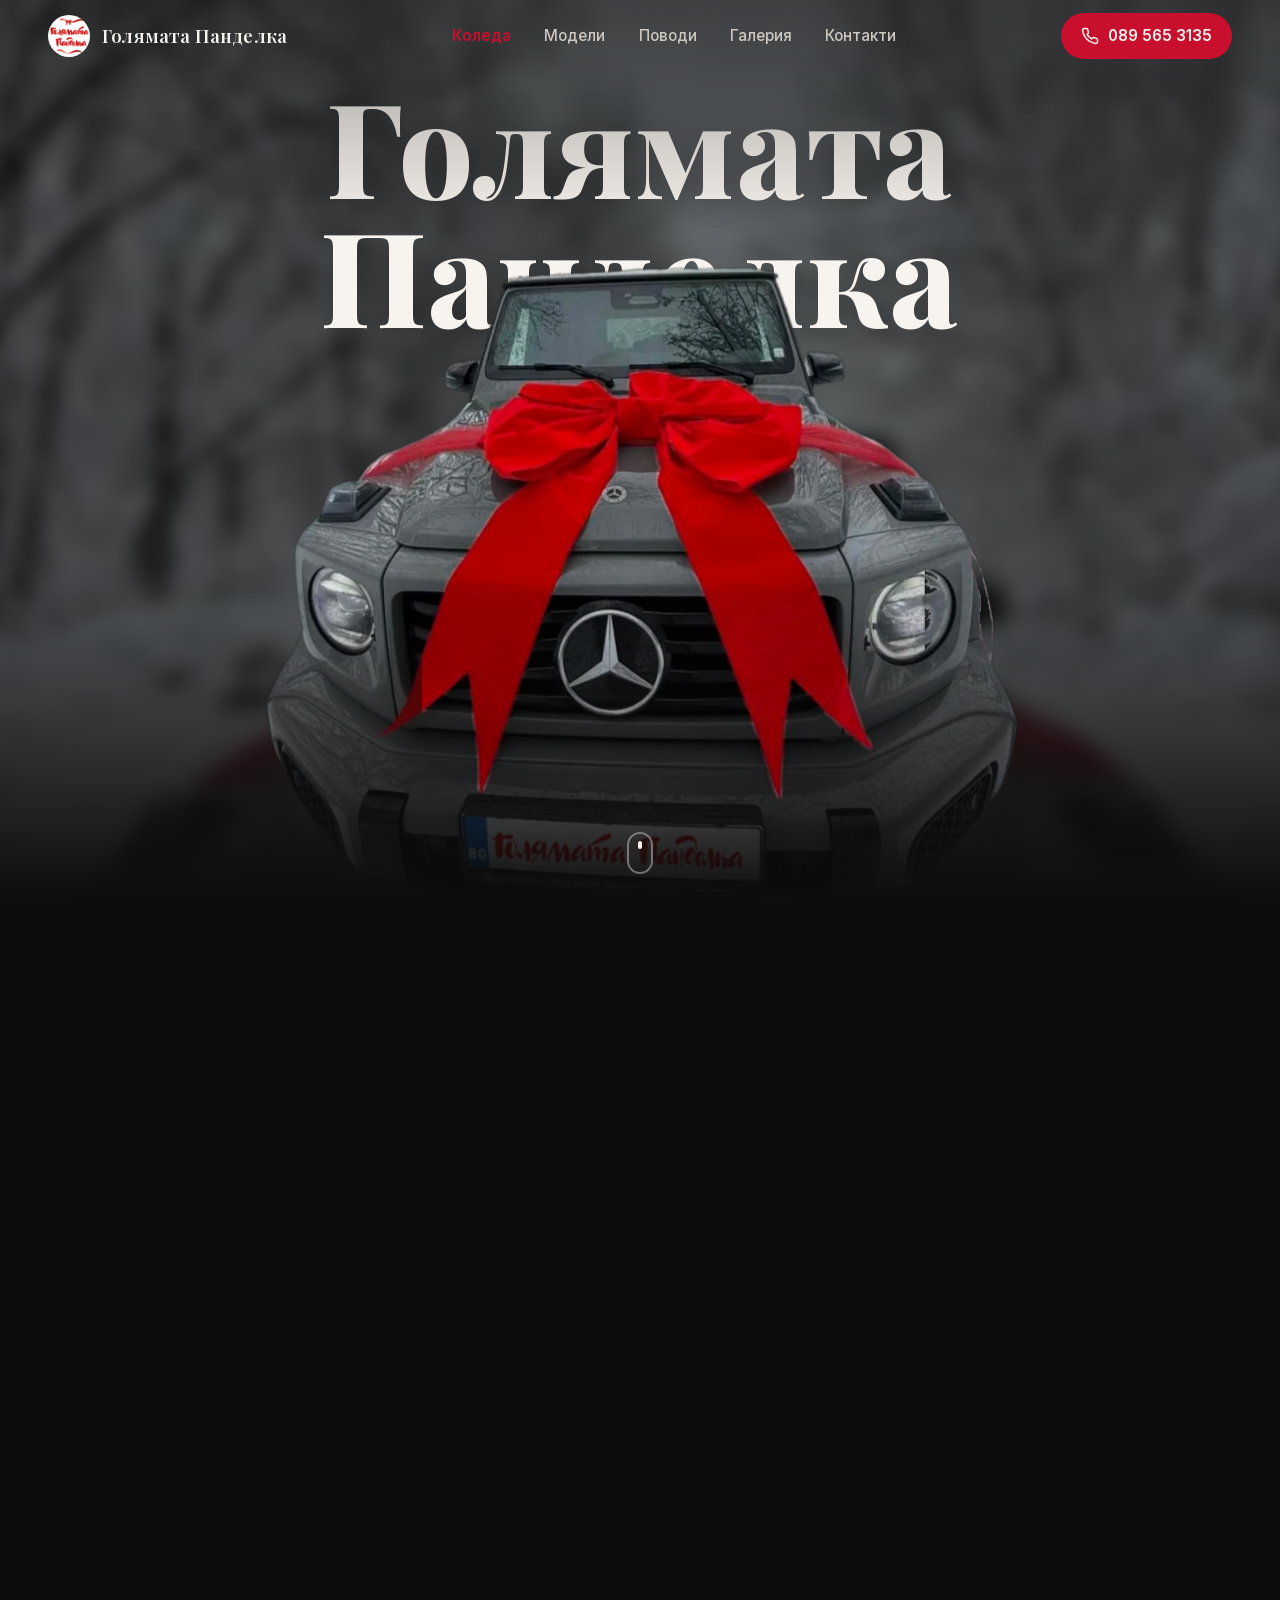
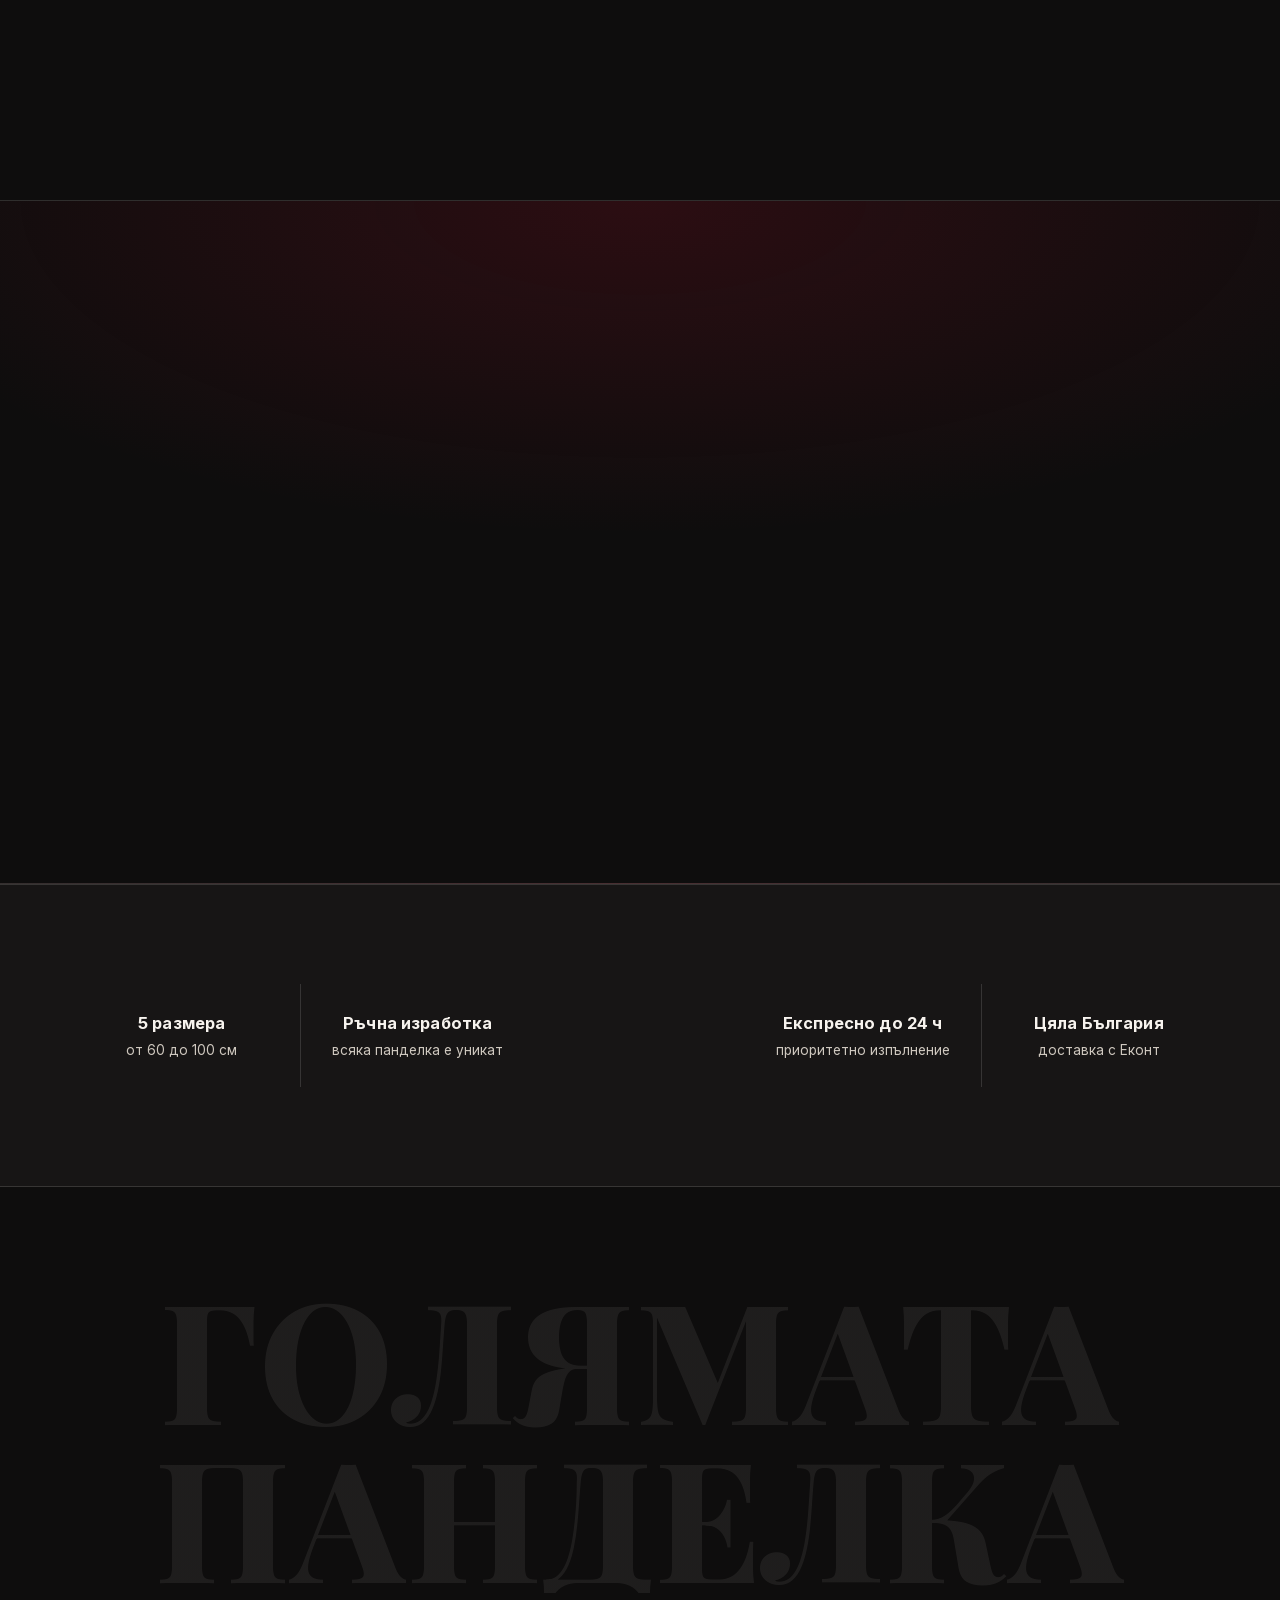
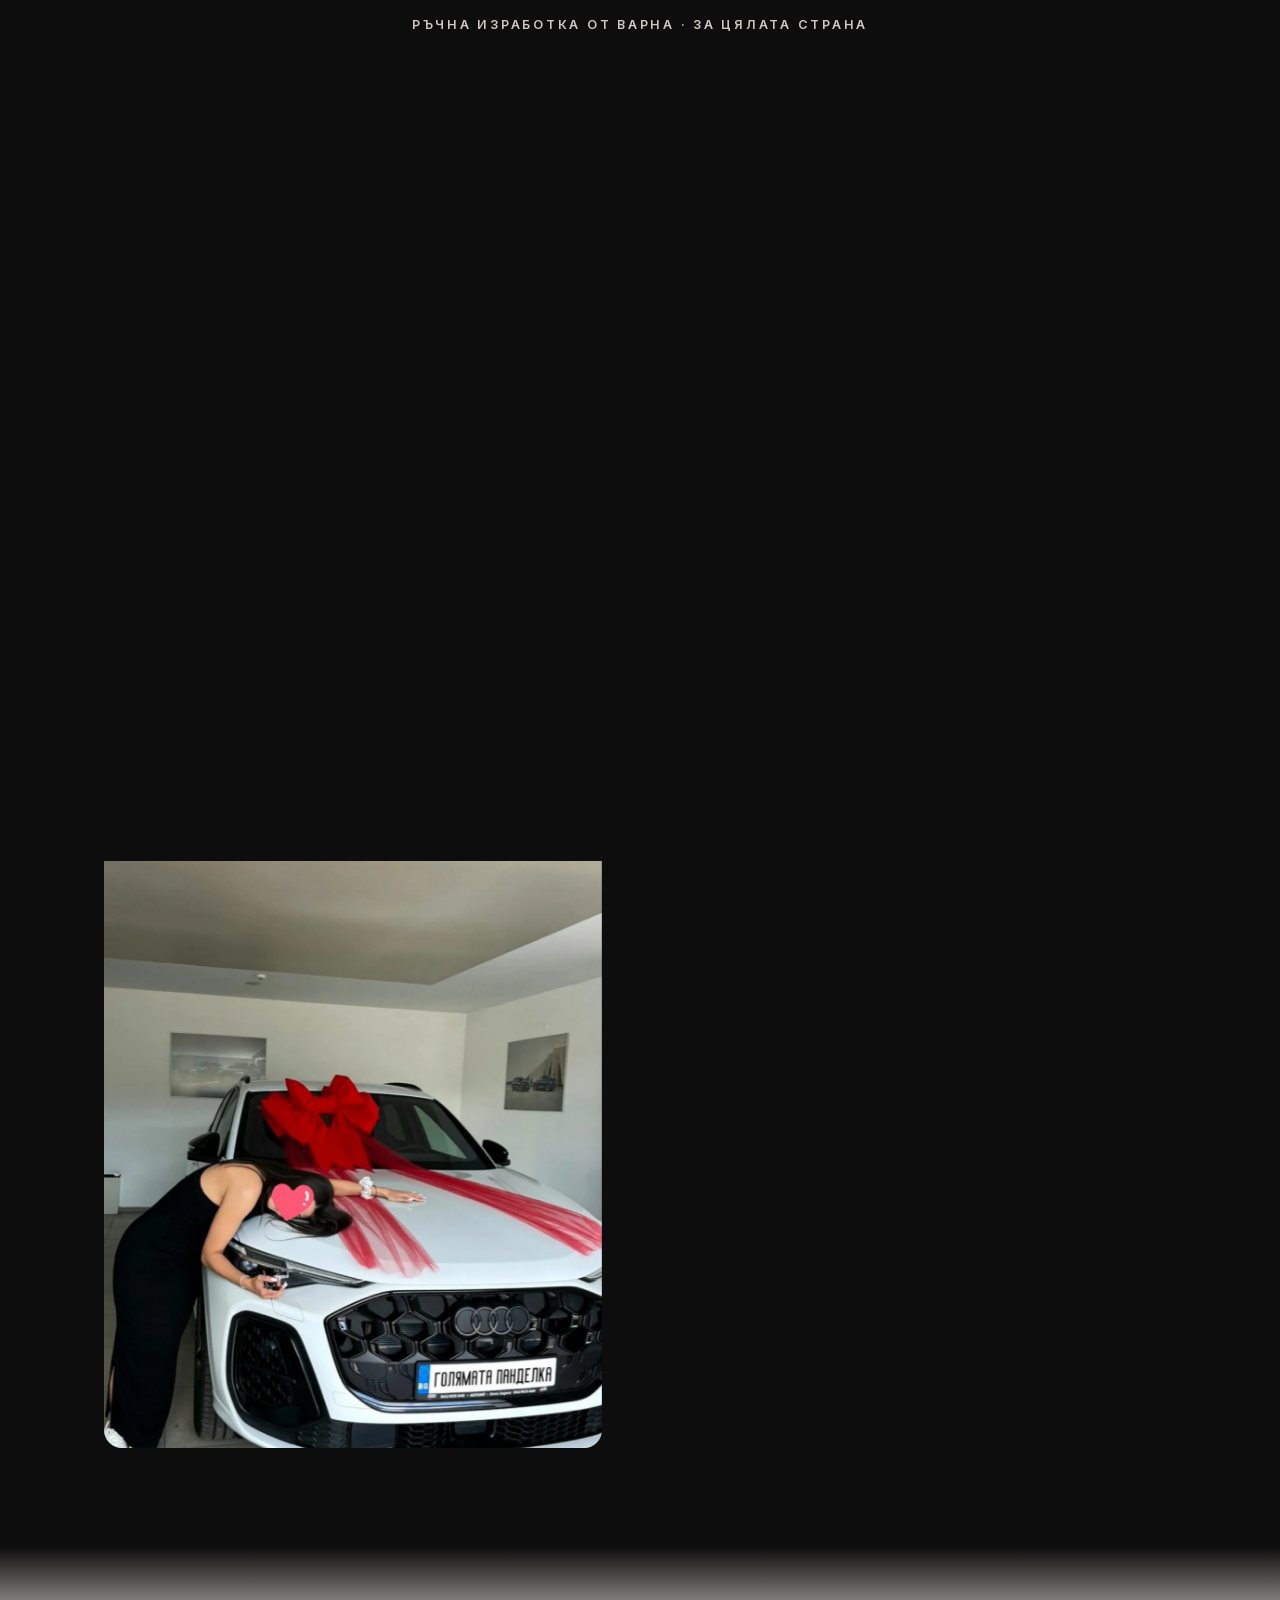
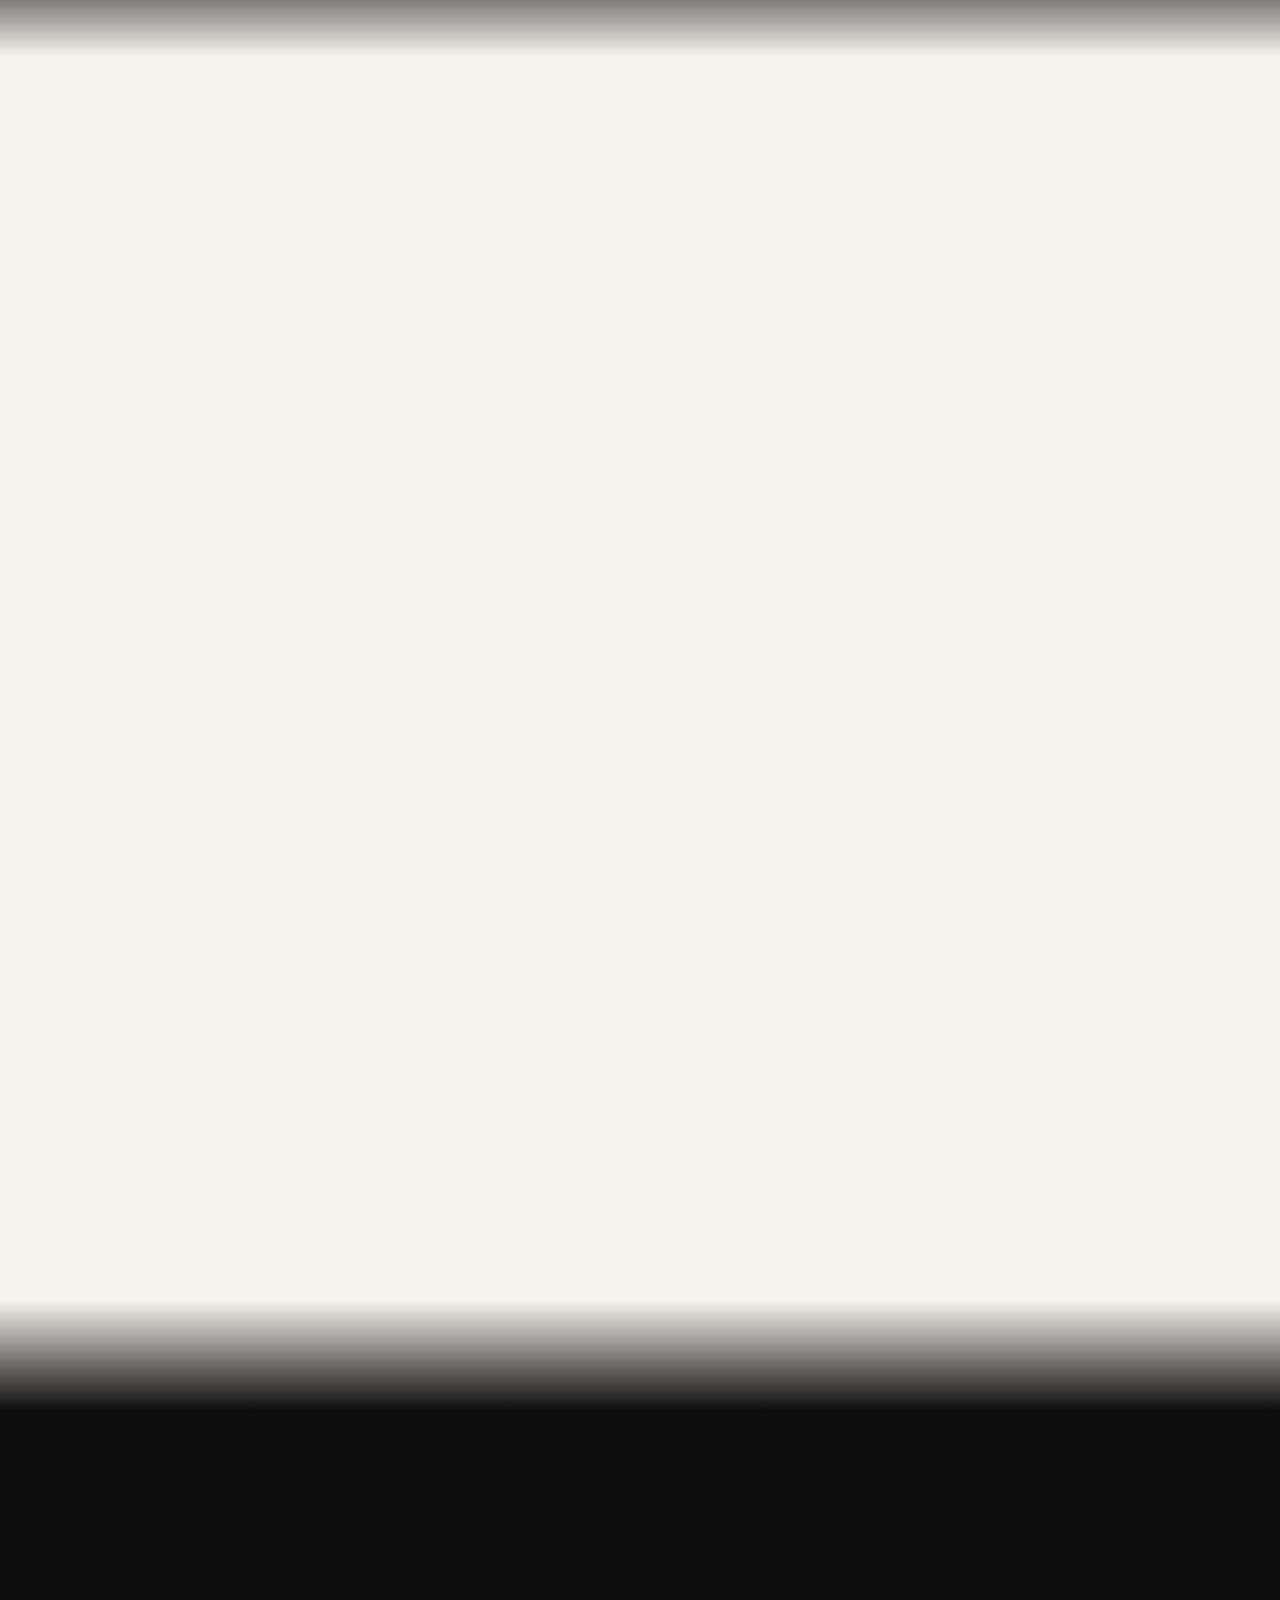
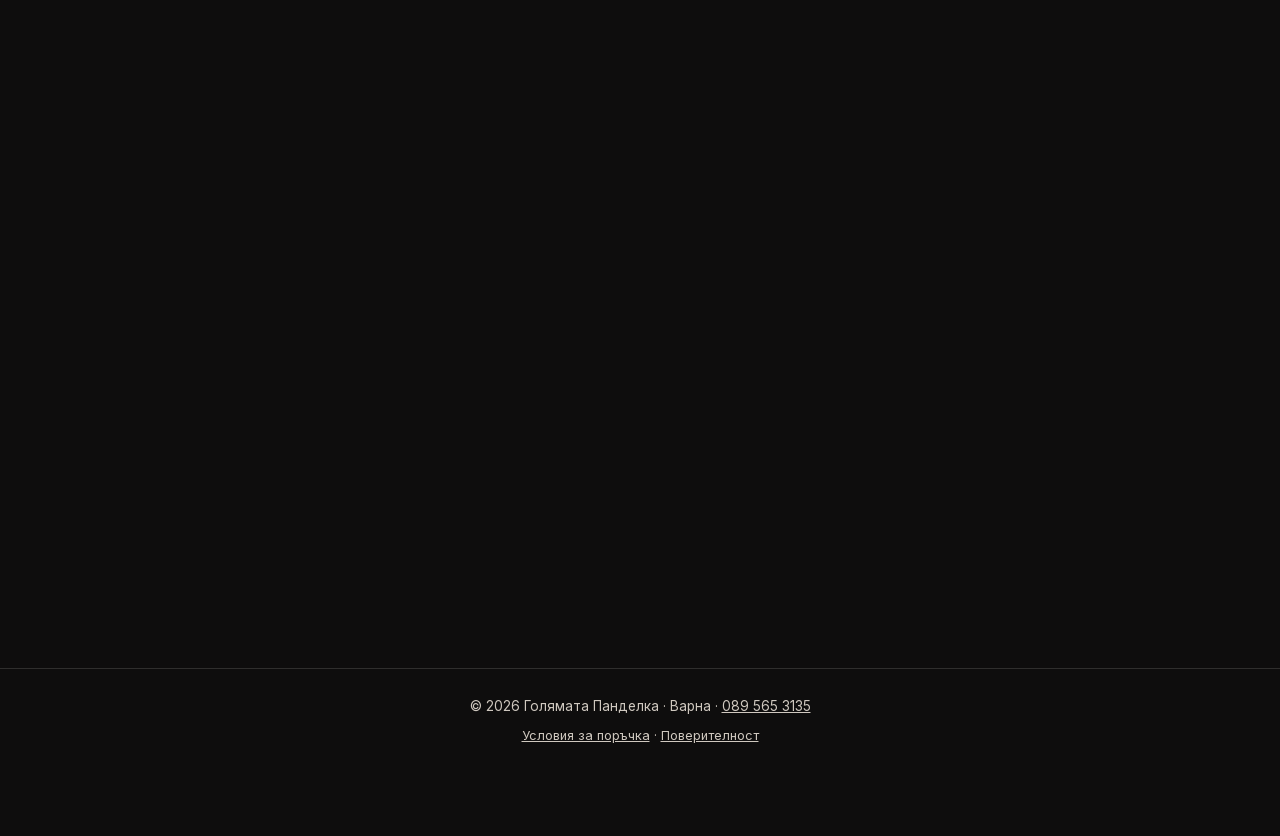
<file: index.html>
<!DOCTYPE html>
<html lang="bg">
<head>
  <meta charset="UTF-8">
  <meta name="viewport" content="width=device-width, initial-scale=1.0, viewport-fit=cover">
  <title>Голяма панделка за кола и подарък | Голямата Панделка</title>
  <meta name="description" content="Ръчно изработени големи панделки за подарък кола. 5 размера, луксозен велур, експресно до 24 часа, доставка в цяла България с Еконт.">
  <meta property="og:title" content="Голямата Панделка — направи момента незабравим">
  <meta property="og:description" content="Гигантски ръчно изработени панделки за най-големите подаръци. 5 размера, доставка в цялата страна.">
  <meta property="og:image" content="https://golyamatapandelka.com/img/hero-wide.jpg">
  <meta property="og:url" content="https://golyamatapandelka.com/">
  <meta property="og:type" content="website">
  <meta property="og:locale" content="bg_BG">
  <link rel="canonical" href="https://golyamatapandelka.com/">
  <link rel="icon" type="image/svg+xml" href="img/logo.svg">
  <link rel="icon" type="image/png" sizes="32x32" href="img/favicon-32.png">
  <link rel="apple-touch-icon" href="img/apple-touch-icon.png">
  <link rel="preload" as="image" href="img/hero-g-cutout.webp" fetchpriority="high">
  <link rel="preload" as="font" type="font/woff2" crossorigin href="fonts/playfairdisplay-normal-cyrillic.woff2">
  <link rel="stylesheet" href="css/style.css?v=21">
  <!-- KOLEDA:CSS:START --><link rel="stylesheet" href="css/koleda.css?v=6"><!-- KOLEDA:CSS:END -->
  <script type="application/ld+json">
  {
    "@context": "https://schema.org",
    "@type": "LocalBusiness",
    "name": "Голямата Панделка",
    "description": "Ръчно изработени гигантски панделки за подаряване на автомобили и големи подаръци. Пет размера, луксозен велур, експресна изработка.",
    "image": "https://golyamatapandelka.com/img/hero-wide.jpg",
    "logo": "https://golyamatapandelka.com/img/logo.svg",
    "url": "https://golyamatapandelka.com/",
    "telephone": "+359895653135",
    "priceRange": "35€ - 60€",
    "address": { "@type": "PostalAddress", "addressLocality": "Варна", "postalCode": "9000", "addressCountry": "BG" },
    "areaServed": { "@type": "Country", "name": "България" },
    "openingHoursSpecification": {
      "@type": "OpeningHoursSpecification",
      "dayOfWeek": ["Monday","Tuesday","Wednesday","Thursday","Friday","Saturday","Sunday"],
      "opens": "08:00", "closes": "20:00"
    },
    "sameAs": [
      "https://tiktok.com/@golyamata.pandelka",
      "https://www.instagram.com/golyamata.pandelka",
      "https://www.facebook.com/profile.php?id=61582181493833"
    ]
  }
  </script>
  <script type="application/ld+json">
  [
    {
      "@context": "https://schema.org",
      "@type": "Product",
      "name": "Луксозна велурена панделка за подаряване на кола",
      "description": "Ръчно изработена гигантска панделка от луксозен велур за подаряване на автомобил или голям подарък. Пет размера от 60 до 100 см, вакуумна вендуза, която не уврежда лака.",
      "image": "https://golyamatapandelka.com/img/hero-wide.jpg",
      "brand": { "@type": "Brand", "name": "Голямата Панделка" },
      "offers": {
        "@type": "AggregateOffer",
        "priceCurrency": "EUR",
        "lowPrice": "35",
        "highPrice": "60",
        "offerCount": "5",
        "availability": "https://schema.org/InStock",
        "url": "https://golyamatapandelka.com/#modeli"
      }
    },
    {
      "@context": "https://schema.org",
      "@type": "Product",
      "name": "Панделка за кола от текстил или 3D полимер, 80 см",
      "description": "Гигантска панделка от нетъкан текстил или водоустойчив 3D полимер, размер 80 см, в десет цвята. Подходяща и за открито.",
      "image": "https://golyamatapandelka.com/img/budget-mint.jpg",
      "brand": { "@type": "Brand", "name": "Голямата Панделка" },
      "offers": {
        "@type": "Offer",
        "priceCurrency": "EUR",
        "price": "40",
        "availability": "https://schema.org/InStock",
        "url": "https://golyamatapandelka.com/#modeli"
      }
    }
  ]
  </script>
  <script type="application/ld+json">
  {
    "@context": "https://schema.org",
    "@type": "FAQPage",
    "mainEntity": [
      { "@type": "Question", "name": "Уврежда ли панделката боята на колата?", "acceptedAnswer": { "@type": "Answer", "text": "Не. Панделката се закрепва с вакуумна вендуза, която не оставя следи и не уврежда лака. За допълнителна сигурност се добавят връзки от тюл." } },
      { "@type": "Question", "name": "Какъв размер да избера за кола?", "acceptedAnswer": { "@type": "Answer", "text": "За стандартен автомобил най-често 80 см, за по-голям джип 90 или 100 см, а 60 и 70 см са подходящи за по-малки коли, врати и големи подаръци." } },
      { "@type": "Question", "name": "За колко време се изработва?", "acceptedAnswer": { "@type": "Answer", "text": "Стандартно 2 до 3 работни дни. Експресна поръчка с предимство до 24 часа срещу 10 € доплащане." } },
      { "@type": "Question", "name": "Как се доставя и колко струва доставката?", "acceptedAnswer": { "@type": "Answer", "text": "С Еконт до офис или адрес в цялата страна, в здрав кашон. Доставката е за сметка на получателя. Във Варна е възможно лично предаване." } },
      { "@type": "Question", "name": "Как се плаща?", "acceptedAnswer": { "@type": "Answer", "text": "С наложен платеж при доставката с Еконт или в брой при лично предаване във Варна." } },
      { "@type": "Question", "name": "Може ли панделката да се използва повторно?", "acceptedAnswer": { "@type": "Answer", "text": "Да, панделките запазват обема и формата си и могат да се използват многократно." } },
      { "@type": "Question", "name": "Правите ли нестандартни цветове и размери?", "acceptedAnswer": { "@type": "Answer", "text": "Да, изработваме панделки по индивидуална заявка, в цвят и размер по желание." } },
      { "@type": "Question", "name": "Подходяща ли е панделката за навън, при дъжд?", "acceptedAnswer": { "@type": "Answer", "text": "Да, моделите от водоустойчив 3D полимер и хидрофобно платно са подходящи за открито." } }
    ]
  }
  </script>
</head>
<body>

<nav class="nav" id="nav">
  <a class="nav__brand" href="#top">
    <img src="img/logo-nav.png?v=3" alt="Голямата Панделка — лого" width="42" height="42">
    <span>Голямата Панделка</span>
  </a>
  <div class="nav__links">
    <!-- KOLEDA:NAV:START --><a class="kol__link" href="koledni-pandelki.html">Коледа</a><!-- KOLEDA:NAV:END -->
    <a href="#modeli">Модели</a>
    <a href="#povodi">Поводи</a>
    <a href="galeria.html">Галерия</a>
    <a href="#kontakti">Контакти</a>
  </div>
  <button class="nav__burger" id="burger" aria-label="Меню" aria-expanded="false"><span></span><span></span><span></span></button>
  <a class="nav__call" href="tel:+359895653135" aria-label="Обади се на 089 565 3135">
    <svg viewBox="0 0 24 24" width="18" height="18" fill="none" stroke="currentColor" stroke-width="2" stroke-linecap="round" stroke-linejoin="round"><path d="M22 16.92v3a2 2 0 0 1-2.18 2 19.79 19.79 0 0 1-8.63-3.07 19.5 19.5 0 0 1-6-6 19.79 19.79 0 0 1-3.07-8.67A2 2 0 0 1 4.11 2h3a2 2 0 0 1 2 1.72 12.84 12.84 0 0 0 .7 2.81 2 2 0 0 1-.45 2.11L8.09 9.91a16 16 0 0 0 6 6l1.27-1.27a2 2 0 0 1 2.11-.45 12.84 12.84 0 0 0 2.81.7A2 2 0 0 1 22 16.92z"/></svg>
    <span>089 565 3135</span>
  </a>
</nav>

<div class="mobmenu" id="mobmenu">
  <!-- KOLEDA:NAV:START --><a class="kol__link" href="koledni-pandelki.html">Коледа</a><!-- KOLEDA:NAV:END -->
  <a href="#modeli">Модели</a>
  <a href="#povodi">Поводи</a>
  <a href="galeria.html">Галерия</a>
  <a href="#kontakti">Контакти</a>
</div>

<header class="hero" id="top">
  <div class="hero__stage">
    <img class="hero__bg" src="img/hero-g-bg.jpg" alt="" aria-hidden="true" fetchpriority="high">
    <div class="hero__word" aria-hidden="true"><span>Голямата</span><span>Панделка</span></div>
    <div class="hero__motto">
      <div class="hero__motto-left">
        <p class="hero__title">
          <span>Подаряваш кола?</span>
          <span class="hero__accent">Направи момента незабравим.</span>
        </p>
        <a class="btn btn--primary hero__btn" href="tel:+359895653135">Обади се сега</a>
        <p class="hero__price">Цени от 35 € · Експресно до 24 ч</p>
      </div>
      <div class="hero__motto-right">
        <h1 class="hero__sub">Ръчно изработени големи панделки за кола и подарък. Пет размера, луксозен велур и експресна изработка до 24 часа, с доставка в цяла България.</h1>
        <a class="btn btn--ghost hero__btn" href="#modeli">Разгледай моделите</a>
      </div>
    </div>
    <div class="hero__fgwrap"><img class="hero__fg" src="img/hero-g-cutout.webp" alt="Mercedes G-класа с гигантска червена велурена панделка от Голямата Панделка"></div>
    <div class="hero__shade"></div>
    <div class="hero__scrollhint" aria-hidden="true"><span></span></div>
  </div>
</header>

<!-- KOLEDA:SECTION:START --><section class="kol" id="koleda">
  <div class="kol__inner">
    <div class="kol__text">
      <p class="kol__eyebrow reveal">Коледа 2026</p>
      <h2 class="reveal d1">Панделка и за елхата</h2>
      <p class="reveal d2">Освен за колата, изработваме ръчно и панделки за коледна елха, с дълги каскадни ленти, които се спускат надолу по нея. Правим ги от велур, дамаска, сатен и кадифе, а скоро идват и нови модели.</p>
      <p class="reveal d3">Всяка се прави по поръчка, в цвят и размер по ваше желание, затова цената се уточнява по телефона.</p>
      <p class="kol__note reveal d3">Коледни поръчки приемаме до 10 декември, за да има време за изработка.</p>
      <div class="kol__cta reveal d4">
        <a class="btn btn--primary" href="tel:+359895653135">Обади се за коледна поръчка</a>
        <a class="btn btn--ghost" href="koledni-pandelki.html">Виж коледните панделки</a>
      </div>
    </div>
    <div class="kol__media">
      <figure class="reveal d2"><img src="img/k-elha-chervena.webp" alt="Бордо велурена панделка за коледна елха с дълги ленти" loading="lazy"></figure>
      <figure class="reveal d3"><img src="img/k-elha-rozova.webp" alt="Розова велурена панделка за елха с каскадни ленти и малки панделки" loading="lazy"></figure>
    </div>
  </div>
</section><!-- KOLEDA:SECTION:END -->

<section class="strip">
  <ul>
    <li><strong>5 размера</strong><span>от 60 до 100 см</span></li>
    <li><strong>Ръчна изработка</strong><span>всяка панделка е уникат</span></li>
    <li><strong>Експресно до 24 ч</strong><span>приоритетно изпълнение</span></li>
    <li><strong>Цяла България</strong><span>доставка с Еконт</span></li>
  </ul>
</section>

<section class="knockout" aria-hidden="true">
  <p class="knockout__word wordfill" id="fillword">Голямата</p>
  <p class="knockout__word wordfill" id="fillword2">Панделка</p>
  <p class="knockout__caption">Ръчна изработка от Варна · за цялата страна</p>
</section>

<div class="flightzone" id="flightzone" aria-hidden="true">
  <svg class="fz__ribbon fz__ribbon--left" viewBox="0 0 360 900" fill="none" preserveAspectRatio="xMidYMid meet">
    <path class="ribbonpath" d="M 300 -20 C 160 120, 330 220, 200 330 C 70 440, 60 520, 180 560 C 300 600, 310 500, 210 480 C 110 460, 90 620, 170 720 C 230 795, 160 850, 120 920" stroke="#c8102e" stroke-opacity="0.55" stroke-width="4" stroke-linecap="round"/>
    <path class="ribbonpath" d="M 320 -20 C 180 130, 350 230, 220 340 C 90 450, 80 530, 200 570 C 320 610, 330 510, 230 490 C 130 470, 110 630, 190 730 C 250 805, 180 860, 140 930" stroke="#c8102e" stroke-opacity="0.18" stroke-width="2.5" stroke-linecap="round"/>
  </svg>
  <svg class="fz__ribbon fz__ribbon--right" viewBox="0 0 360 900" fill="none" preserveAspectRatio="xMidYMid meet">
    <path class="ribbonpath" d="M 60 -20 C 200 120, 30 220, 160 330 C 290 440, 300 520, 180 560 C 60 600, 50 500, 150 480 C 250 460, 270 620, 190 720 C 130 795, 200 850, 240 920" stroke="#f7f3ee" stroke-opacity="0.4" stroke-width="4" stroke-linecap="round"/>
    <path class="ribbonpath" d="M 40 -20 C 180 130, 10 230, 140 340 C 270 450, 280 530, 160 570 C 40 610, 30 510, 130 490 C 230 470, 250 630, 170 730 C 110 805, 180 860, 220 930" stroke="#f7f3ee" stroke-opacity="0.14" stroke-width="2.5" stroke-linecap="round"/>
  </svg>
</div>

<section class="story">
  <div class="story__head">
    <p class="eyebrow reveal">Защо панделка</p>
    <h2 class="reveal d1 story__h" id="storyfill"><span>Подаръкът е колата.</span><span>Моментът е панделката.</span></h2>
  </div>
  <figure class="story__media parallax" data-speed="0.12">
    <img src="img/g-audi-hug.webp" alt="Момент на подаряване на автомобил с бяла панделка" loading="lazy">
  </figure>
  <div class="story__text">
    <p class="reveal d2">Секундата, в която човек види колата с огромна панделка на капака, е тази, която се помни и се преразказва с години. Именно за нея работим: панделки с обемна форма, която не се смачква, стои перфектно на снимки и видео и може да се използва многократно.</p>
    <p class="reveal d3">Всяка панделка се закрепва с вакуумна вендуза, която държи стабилно, без да оставя следи и без да уврежда лака. За допълнителна сигурност добавяме връзки от тюл за огледалата или решетката.</p>
  </div>
</section>

<div class="fade fade--to-light" aria-hidden="true"></div>
<section class="products products--light" id="modeli">
  <div class="section-head">
    <p class="eyebrow reveal">Моделите</p>
    <h2 class="reveal d1 wordfill" id="fillhead">Две колекции панделки, за всеки повод и бюджет</h2>
  </div>
  <div class="products__grid">
    <article class="pcard reveal">
      <figure class="pcard__media"><img src="img/hero-wide.webp" alt="Луксозна велурена панделка в яркочервено върху зелено BMW" loading="lazy"></figure>
      <div class="pcard__body">
        <h3>Луксозна колекция · Велур</h3>
        <p>Плътен луксозен велур с богат обем и наситен цвят. Панделката, която се снима като от реклама.</p>
        <ul class="pcard__prices">
          <li><span>60 см</span><strong>35 €</strong></li>
          <li><span>70 см</span><strong>40 €</strong></li>
          <li><span>80 см</span><strong>45 €</strong></li>
          <li><span>90 см</span><strong>50 €</strong></li>
          <li><span>100 см</span><strong>60 €</strong></li>
        </ul>
        <div class="pcard__colors" role="group" aria-label="Налични цветове">
          <span class="dot" style="--c:#c8102e" data-name="Яркочервено" tabindex="0"></span>
          <span class="dot" style="--c:#6d071a" data-name="Бордо" tabindex="0"></span>
          <span class="dot" style="--c:#12284b" data-name="Тъмносиньо" tabindex="0"></span>
          <span class="dot" style="--c:#0e3d2c" data-name="Тъмнозелено" tabindex="0"></span>
          <span class="dot" style="--c:#f5f2ec" data-name="Бяло" tabindex="0"></span>
          <span class="dot" style="--c:#141414" data-name="Черно" tabindex="0"></span>
        </div>
      </div>
    </article>
    <article class="pcard reveal d2">
      <figure class="pcard__media"><img src="img/budget-mint.webp" alt="Панделка в цвят мента върху бяла Tesla" loading="lazy"></figure>
      <div class="pcard__body">
        <h3>Цветна колекция · Текстил и 3D полимер</h3>
        <p>По-достъпните ни модели от нетъкан текстил или водоустойчив 3D полимер, в най-широката гама от цветове. Подходящи и за открито, при всякакво време.</p>
        <ul class="pcard__prices">
          <li><span>80 см</span><strong>40 €</strong></li>
        </ul>
        <div class="pcard__colors" role="group" aria-label="Налични цветове">
          <span class="dot" style="--c:#e8879c" data-name="Розово" tabindex="0"></span>
          <span class="dot" style="--c:#e8702a" data-name="Оранжево" tabindex="0"></span>
          <span class="dot" style="--c:#7a4fa3" data-name="Лилаво" tabindex="0"></span>
          <span class="dot" style="--c:#e8c22a" data-name="Жълто" tabindex="0"></span>
          <span class="dot" style="--c:#7ec8e3" data-name="Светлосиньо" tabindex="0"></span>
          <span class="dot" style="--c:#12284b" data-name="Тъмносиньо" tabindex="0"></span>
          <span class="dot" style="--c:#59c9a5" data-name="Мента" tabindex="0"></span>
          <span class="dot" style="--c:#8a8a8a" data-name="Сиво" tabindex="0"></span>
          <span class="dot" style="--c:#d9c7a7" data-name="Бежово" tabindex="0"></span>
          <span class="dot" style="--c:#5b3a29" data-name="Кафяво" tabindex="0"></span>
        </div>
        <p class="pcard__note">Възможност за индивидуална изработка по ваш цвят</p>
      </div>
    </article>
  </div>
</section>
<div class="fade fade--to-dark" aria-hidden="true"></div>

<section class="gallery" id="galeria">
  <div class="section-head">
    <p class="eyebrow reveal">Изпълнени поръчки</p>
    <h2 class="reveal d1">Всяка от тези панделки е зарадвала някого</h2>
  </div>
  <div class="gscroll-wrap reveal">
    <button class="gscroll__btn gscroll__btn--prev" id="gprev" aria-label="Назад">&#8249;</button>
    <div class="gscroll" id="gscroll">
      <figure><img src="img/k-elha-yarko-chervena.webp" alt="Ярко червена велурена панделка за коледна елха" loading="lazy"></figure>
      <figure><img src="img/k-elha-byala.webp" alt="Бяла панделка за коледна елха с дълги каскадни ленти" loading="lazy"></figure>
      <figure><img src="img/k-elha-byala-otblizo.webp" alt="Бяла панделка за елха отблизо, обемна и мека" loading="lazy"></figure>
      <figure><img src="img/k-vrata-chervena.webp" alt="Червена коледна панделка на входна врата" loading="lazy"></figure>
      <figure><img src="img/k-elha-chervena.webp" alt="Бордо велурена панделка за коледна елха с дълги ленти" loading="lazy"></figure>
      <figure><img src="img/k-elha-rozova.webp" alt="Розова велурена панделка за елха с каскадни ленти и малки панделки" loading="lazy"></figure>
      <figure><img src="img/g-audi-sq5.webp" alt="Audi SQ5 с голяма червена велурена панделка" loading="lazy"></figure>
      <figure><img src="img/g-bmw-m4-siv.webp" alt="Сиво BMW M440i с червена панделка пред автокъща" loading="lazy"></figure>
      <figure><img src="img/g-bmw-m4-pleven.webp" alt="BMW с червена панделка, подарък от автокъща в Плевен" loading="lazy"></figure>
      <figure><img src="img/g-tesla-cherna.webp" alt="Черна Tesla Model Y с червена панделка на капака" loading="lazy"></figure>
      <figure><img src="img/g-x5-red.webp" alt="Черно BMW X5 с червена велурена панделка" loading="lazy"></figure>
      <figure><img src="img/g-rs6-wide.webp" alt="Черно Audi RS6 с бяла панделка и тюл" loading="lazy"></figure>
      <figure><img src="img/g-mini-sea.webp" alt="Бяло Mini с червена панделка на морския бряг" loading="lazy"></figure>
      <figure><img src="img/g-honda-sunset.webp" alt="Honda с червена панделка на фона на морски залез" loading="lazy"></figure>
      <figure><img src="img/hero-wide.webp" alt="Зелено BMW с червена велурена панделка" loading="lazy"></figure>
      <figure><img src="img/velur-gclass.webp" alt="Mercedes G-класа с червена велурена панделка в снега" loading="lazy"></figure>
      <figure><img src="img/g-rs6-close.webp" alt="Бяла панделка върху черно Audi отблизо" loading="lazy"></figure>
      <figure><img src="img/g-mercedes-night.webp" alt="Mercedes с червена панделка нощем" loading="lazy"></figure>
      <figure><img src="img/g-mini-street.webp" alt="Mini Countryman с червена панделка" loading="lazy"></figure>
      <figure><img src="img/g-audi-hug.webp" alt="Момент на подаряване на автомобил с бяла панделка" loading="lazy"></figure>
      <figure><img src="img/g-mustang-nomer.webp" alt="Ford Mustang Mach-E с червена панделка и табела Голямата Панделка" loading="lazy"></figure>
      <figure><img src="img/g-mustang-shourum.webp" alt="Сив Ford Mustang Mach-E с голяма червена панделка на капака" loading="lazy"></figure>
      <figure><img src="img/g-dongfeng.webp" alt="Нов автомобил с червена панделка в шоурум" loading="lazy"></figure>
      <figure><img src="img/g-models-grey.webp" alt="Tesla Model S с панделка пред шоурум" loading="lazy"></figure>
      <figure><img src="img/g-tesla-white.webp" alt="Бяла Tesla с бяла панделка" loading="lazy"></figure>
      <figure><img src="img/g-tesla-pink.webp" alt="Бяла Tesla с розова панделка" loading="lazy"></figure>
      <figure><img src="img/g-mazda-pink.webp" alt="Бяла Mazda с панделка пепел от рози" loading="lazy"></figure>
      <figure><img src="img/budget-mint.webp" alt="Панделка в цвят мента върху бяла Tesla" loading="lazy"></figure>
      <figure><img src="img/g-door-blue.webp" alt="Тъмносиня велурена панделка за врата" loading="lazy"></figure>
      <figure><img src="img/g-door-red.webp" alt="Червена панделка на входна врата" loading="lazy"></figure>
      <figure><img src="img/g-kids-lambo.webp" alt="Детска кола Lamborghini с червена панделка" loading="lazy"></figure>
      <figure><img src="img/g-kon.webp" alt="Конче с червена панделка" loading="lazy"></figure>
    </div>
    <button class="gscroll__btn gscroll__btn--next" id="gnext" aria-label="Напред">&#8250;</button>
  </div>
  <div class="gallery__actions reveal">
    <a class="btn btn--primary" href="galeria.html">Виж цялата галерия</a>
  </div>
  <p class="gallery__more reveal">Още изпълнени поръчки всеки ден в <a href="https://tiktok.com/@golyamata.pandelka" target="_blank" rel="noopener">TikTok</a> и <a href="https://www.instagram.com/golyamata.pandelka" target="_blank" rel="noopener">Instagram</a>.</p>
</section>

<section class="occasions" id="povodi">
  <div class="section-head">
    <p class="eyebrow reveal">Поводите</p>
    <h2 class="reveal d1">Не само за коли</h2>
    <p class="section-sub reveal d2">Панделките стоят обемно, запазват формата си и се използват многократно. Където има голям подарък, има място за голяма панделка.</p>
  </div>
  <div class="occasions__grid">
    <a class="ocard reveal" href="galeria.html"><img src="img/g-mini-street.webp" alt="" loading="lazy"><span>Подарък кола</span></a>
    <a class="ocard reveal" href="galeria.html"><img src="img/g-rs6-close.webp" alt="" loading="lazy"><span>Сватби</span></a>
    <a class="ocard reveal" href="galeria.html"><img src="img/g-tesla-pink.webp" alt="" loading="lazy"><span>Абитуриентски балове</span></a>
    <a class="ocard reveal" href="galeria.html"><img src="img/g-dongfeng.webp" alt="" loading="lazy"><span>Автокъщи и шоуруми</span></a>
    <a class="ocard reveal" href="galeria.html"><img src="img/g-door-red.webp" alt="" loading="lazy"><span>Нов дом и празнична украса</span></a>
    <a class="ocard reveal" href="galeria.html"><img src="img/g-kon.webp" alt="" loading="lazy"><span>И дори... конче</span></a>
  </div>
</section>

<section class="order" id="porachka">
  <div class="section-head">
    <p class="eyebrow reveal">Поръчка</p>
    <h2 class="reveal d1">Три стъпки до ефекта</h2>
  </div>
  <ol class="order__steps">
    <li class="reveal"><span class="order__num">1</span>
      <h3>Обаждаш се</h3>
      <p>Казваш повода, цвета и размера. Помагаме с избора според колата или подаръка.</p>
    </li>
    <li class="reveal d2"><span class="order__num">2</span>
      <h3>Изработваме</h3>
      <p>Стандартна изработка за 2 до 3 работни дни. При спешност: експресна поръчка с предимство до 24 часа срещу 10 € доплащане.</p>
    </li>
    <li class="reveal d3"><span class="order__num">3</span>
      <h3>Получаваш</h3>
      <p>Лично от Варна или с Еконт до цялата страна, в здрав кашон, който пази обема и формата. Плащаш с наложен платеж при доставката или в брой при лично предаване.</p>
    </li>
  </ol>
</section>

<section class="faq" id="faq">
  <div class="section-head">
    <p class="eyebrow reveal">Преди да звъннеш</p>
    <h2 class="reveal d1">Често задавани въпроси</h2>
  </div>
  <div class="faq__list">
    <details class="reveal"><summary>Уврежда ли панделката боята на колата?</summary>
      <p>Не. Панделката се закрепва с вакуумна вендуза, която държи стабилно, без да оставя следи и без да уврежда лака. За допълнителна сигурност добавяме връзки от тюл към огледалата или решетката.</p>
    </details>
    <details class="reveal"><summary>Какъв размер да избера за кола?</summary>
      <p>За стандартен автомобил най-често се избира 80 см. За по-голям джип стоят добре 90 или 100 см, а 60 и 70 см са подходящи за по-малки коли, врати и големи подаръци. Ако се колебаеш, ще ти помогнем по телефона.</p>
    </details>
    <details class="reveal"><summary>За колко време се изработва?</summary>
      <p>Стандартната изработка е 2 до 3 работни дни. При спешност предлагаме експресна поръчка с предимство до 24 часа срещу 10 € доплащане.</p>
    </details>
    <details class="reveal"><summary>Как се доставя и колко струва доставката?</summary>
      <p>Пращаме с Еконт до офис или адрес в цялата страна, в здрав кашон, който пази обема и формата на панделката. Доставката е за сметка на получателя по тарифата на куриера. Във Варна е възможно и лично предаване.</p>
    </details>
    <details class="reveal"><summary>Как се плаща?</summary>
      <p>С наложен платеж при доставката с Еконт или в брой при лично предаване във Варна.</p>
    </details>
    <details class="reveal"><summary>Може ли панделката да се използва повторно?</summary>
      <p>Да. Панделките запазват обема и формата си и могат да се използват многократно, за следващ подарък или повод.</p>
    </details>
    <details class="reveal"><summary>Правите ли нестандартни цветове и размери?</summary>
      <p>Да, изработваме панделки по индивидуална заявка, в цвят и размер по твое желание. Обади се и ще уточним детайлите.</p>
    </details>
    <details class="reveal"><summary>Подходяща ли е панделката за навън, при дъжд?</summary>
      <p>Да, моделите от водоустойчив 3D полимер и хидрофобно платно са създадени точно за открито и не се влияят от влагата.</p>
    </details>
  </div>
</section>

<section class="cta" id="kontakti">
  <div class="cta__inner">
    <p class="eyebrow reveal">Свържи се с нас</p>
    <h2 class="reveal d1">Планираш голям подарък?</h2>
    <p class="reveal d2">Обади се и до дни панделката е при теб.</p>
    <a class="cta__phone reveal d3" href="tel:+359895653135">089 565 3135</a>
    <p class="cta__hours reveal d4">Всеки ден от 08:00 до 20:00 · Варна · Доставка в цяла България</p>
    <div class="cta__social reveal d5">
      <a href="https://tiktok.com/@golyamata.pandelka" target="_blank" rel="noopener" aria-label="TikTok">
        <svg viewBox="0 0 24 24" width="22" height="22" fill="currentColor"><path d="M12.53.02C13.84 0 15.14.01 16.44 0c.08 1.53.63 3.09 1.75 4.17 1.12 1.11 2.7 1.62 4.24 1.79v4.03c-1.44-.05-2.89-.35-4.2-.97-.57-.26-1.1-.59-1.62-.93-.01 2.92.01 5.84-.02 8.75-.08 1.4-.54 2.79-1.35 3.94-1.31 1.92-3.58 3.17-5.91 3.21-1.43.08-2.86-.31-4.08-1.03-2.02-1.19-3.44-3.37-3.65-5.71-.02-.5-.03-1-.01-1.49.18-1.9 1.12-3.72 2.58-4.96 1.66-1.44 3.98-2.13 6.15-1.72.02 1.48-.04 2.96-.04 4.44-.99-.32-2.15-.23-3.02.37-.63.41-1.11 1.04-1.36 1.75-.21.51-.15 1.07-.14 1.61.24 1.64 1.82 3.02 3.5 2.87 1.12-.01 2.19-.66 2.77-1.61.19-.33.4-.67.41-1.06.1-1.79.06-3.57.07-5.36.01-4.03-.01-8.05.02-12.07z"/></svg>
      </a>
      <a href="https://www.instagram.com/golyamata.pandelka" target="_blank" rel="noopener" aria-label="Instagram">
        <svg viewBox="0 0 24 24" width="22" height="22" fill="none" stroke="currentColor" stroke-width="2" stroke-linecap="round" stroke-linejoin="round"><rect x="2" y="2" width="20" height="20" rx="5" ry="5"/><path d="M16 11.37A4 4 0 1 1 12.63 8 4 4 0 0 1 16 11.37z"/><line x1="17.5" y1="6.5" x2="17.51" y2="6.5"/></svg>
      </a>
      <a href="https://www.facebook.com/profile.php?id=61582181493833" target="_blank" rel="noopener" aria-label="Facebook">
        <svg viewBox="0 0 24 24" width="22" height="22" fill="none" stroke="currentColor" stroke-width="2" stroke-linecap="round" stroke-linejoin="round"><path d="M18 2h-3a5 5 0 0 0-5 5v3H7v4h3v8h4v-8h3l1-4h-4V7a1 1 0 0 1 1-1h3z"/></svg>
      </a>
    </div>
  </div>
</section>

<footer class="footer">
  <p>© 2026 Голямата Панделка · Варна · <a href="tel:+359895653135">089 565 3135</a></p>
  <p class="footer__legal"><a href="usloviya.html">Условия за поръчка</a> · <a href="privacy.html">Поверителност</a></p>
</footer>

<div class="flybow" id="flybow" aria-hidden="true">
  <div class="flybow__spin">
    <img src="img/bow.webp" alt="">
    <img class="flybow__side" src="img/bow.webp" alt="">
    <img class="flybow__side flybow__side--b" src="img/bow.webp" alt="">
  </div>
</div>

<a class="callbar" href="tel:+359895653135">
  <svg viewBox="0 0 24 24" width="20" height="20" fill="none" stroke="currentColor" stroke-width="2" stroke-linecap="round" stroke-linejoin="round"><path d="M22 16.92v3a2 2 0 0 1-2.18 2 19.79 19.79 0 0 1-8.63-3.07 19.5 19.5 0 0 1-6-6 19.79 19.79 0 0 1-3.07-8.67A2 2 0 0 1 4.11 2h3a2 2 0 0 1 2 1.72 12.84 12.84 0 0 0 .7 2.81 2 2 0 0 1-.45 2.11L8.09 9.91a16 16 0 0 0 6 6l1.27-1.27a2 2 0 0 1 2.11-.45 12.84 12.84 0 0 0 2.81.7A2 2 0 0 1 22 16.92z"/></svg>
  Обади се: 089 565 3135
</a>

<script src="js/main.js?v=21"></script>
<!-- KOLEDA:SNOW:START --><div class="snow" aria-hidden="true">
  <i style="left:45.1%;width:5.3px;height:5.3px;animation-duration:25.0s;animation-delay:-11.2s;--o:0.45;--dx:12px"></i>
  <i style="left:18.7%;width:5.1px;height:5.1px;animation-duration:21.2s;animation-delay:-19.0s;--o:0.29;--dx:-28px"></i>
  <i style="left:9.4%;width:6.5px;height:6.5px;animation-duration:22.0s;animation-delay:-1.0s;--o:0.64;--dx:65px"></i>
  <i style="left:64.9%;width:5.6px;height:5.6px;animation-duration:15.0s;animation-delay:-0.4s;--o:0.46;--dx:-62px"></i>
  <i style="left:19.2%;width:3.7px;height:3.7px;animation-duration:13.4s;animation-delay:-11.1s;--o:0.43;--dx:48px"></i>
  <i style="left:51.6%;width:5.7px;height:5.7px;animation-duration:19.5s;animation-delay:-15.9s;--o:0.43;--dx:-31px"></i>
  <i style="left:98.8%;width:7.5px;height:7.5px;animation-duration:23.9s;animation-delay:-17.0s;--o:0.38;--dx:-38px"></i>
  <i style="left:29.0%;width:2.9px;height:2.9px;animation-duration:23.0s;animation-delay:-9.6s;--o:0.59;--dx:-16px"></i>
  <i style="left:94.9%;width:6.7px;height:6.7px;animation-duration:13.0s;animation-delay:-5.0s;--o:0.61;--dx:-4px"></i>
  <i style="left:97.1%;width:4.5px;height:4.5px;animation-duration:13.9s;animation-delay:-15.1s;--o:0.56;--dx:-32px"></i>
  <i style="left:9.1%;width:4.2px;height:4.2px;animation-duration:25.5s;animation-delay:-18.2s;--o:0.3;--dx:-36px"></i>
  <i style="left:10.5%;width:2.8px;height:2.8px;animation-duration:23.4s;animation-delay:-4.3s;--o:0.47;--dx:-7px"></i>
  <i style="left:19.3%;width:6.2px;height:6.2px;animation-duration:14.7s;animation-delay:-15.4s;--o:0.3;--dx:-11px"></i>
  <i style="left:21.5%;width:3.8px;height:3.8px;animation-duration:25.6s;animation-delay:-19.3s;--o:0.37;--dx:54px"></i>
  <i style="left:21.3%;width:4.5px;height:4.5px;animation-duration:24.1s;animation-delay:-15.4s;--o:0.29;--dx:69px"></i>
  <i style="left:21.5%;width:3.8px;height:3.8px;animation-duration:23.0s;animation-delay:-7.9s;--o:0.37;--dx:-60px"></i>
  <i style="left:9.4%;width:5.4px;height:5.4px;animation-duration:16.2s;animation-delay:-14.4s;--o:0.4;--dx:-7px"></i>
  <i style="left:95.0%;width:4.9px;height:4.9px;animation-duration:20.5s;animation-delay:-20.8s;--o:0.32;--dx:-48px"></i>
  <i style="left:90.0%;width:6.6px;height:6.6px;animation-duration:16.2s;animation-delay:-4.6s;--o:0.55;--dx:62px"></i>
  <i style="left:19.9%;width:7.3px;height:7.3px;animation-duration:24.5s;animation-delay:-14.5s;--o:0.42;--dx:-55px"></i>
  <i style="left:4.3%;width:7.3px;height:7.3px;animation-duration:16.1s;animation-delay:-16.9s;--o:0.35;--dx:45px"></i>
  <i style="left:59.3%;width:4.0px;height:4.0px;animation-duration:15.3s;animation-delay:-17.3s;--o:0.28;--dx:-38px"></i>
  <i style="left:55.6%;width:6.8px;height:6.8px;animation-duration:21.0s;animation-delay:-6.7s;--o:0.62;--dx:-41px"></i>
  <i style="left:2.1%;width:3.8px;height:3.8px;animation-duration:18.8s;animation-delay:-1.5s;--o:0.32;--dx:-18px"></i>
  <i style="left:56.9%;width:3.2px;height:3.2px;animation-duration:17.7s;animation-delay:-21.4s;--o:0.64;--dx:22px"></i>
  <i style="left:68.6%;width:5.4px;height:5.4px;animation-duration:14.8s;animation-delay:-0.8s;--o:0.26;--dx:57px"></i>
  <i style="left:69.5%;width:7.3px;height:7.3px;animation-duration:13.3s;animation-delay:-15.3s;--o:0.44;--dx:32px"></i>
  <i style="left:31.9%;width:7.5px;height:7.5px;animation-duration:14.0s;animation-delay:-13.1s;--o:0.54;--dx:56px"></i>
  <i style="left:73.1%;width:6.0px;height:6.0px;animation-duration:23.3s;animation-delay:-22.0s;--o:0.39;--dx:26px"></i>
  <i style="left:89.2%;width:6.9px;height:6.9px;animation-duration:18.4s;animation-delay:-19.0s;--o:0.6;--dx:10px"></i>
  <i style="left:62.1%;width:4.4px;height:4.4px;animation-duration:20.6s;animation-delay:-14.6s;--o:0.28;--dx:20px"></i>
  <i style="left:98.3%;width:6.9px;height:6.9px;animation-duration:22.5s;animation-delay:-9.3s;--o:0.54;--dx:11px"></i>
</div><!-- KOLEDA:SNOW:END -->
</body>
</html>
</file>
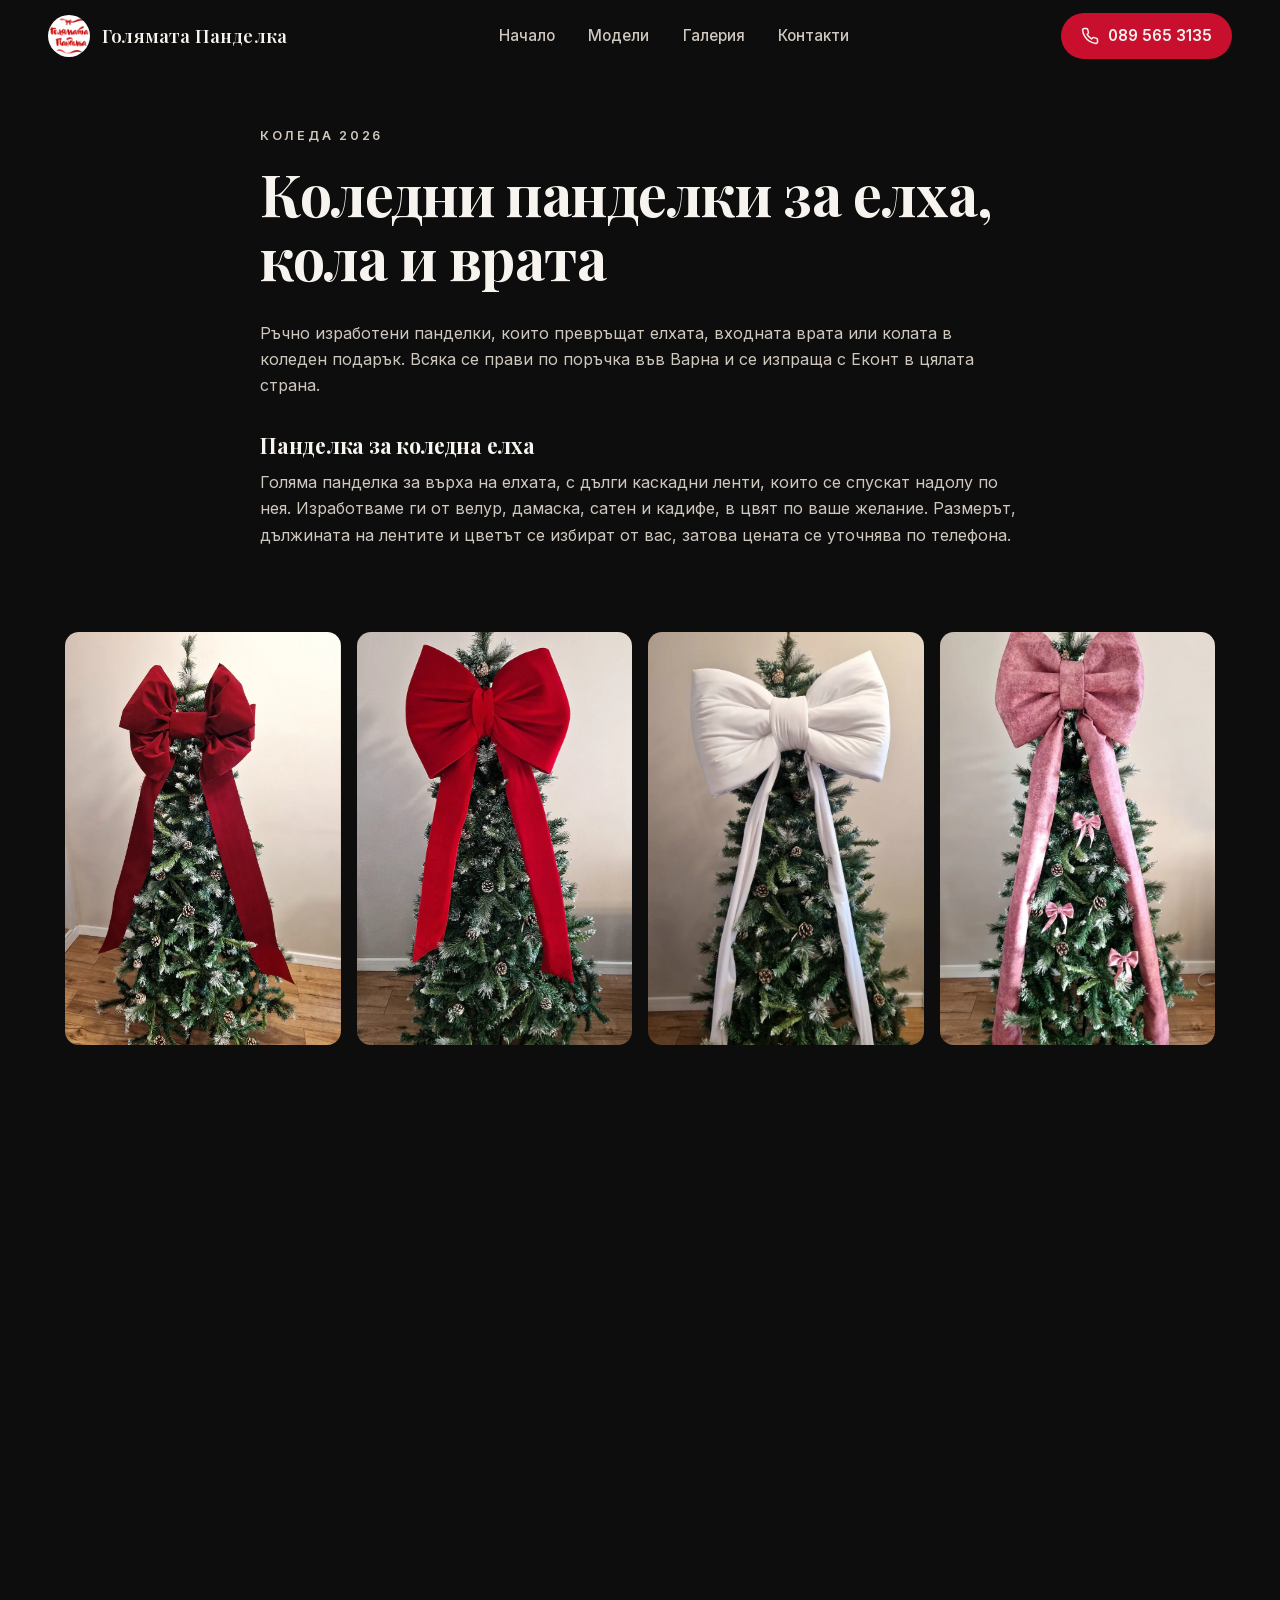
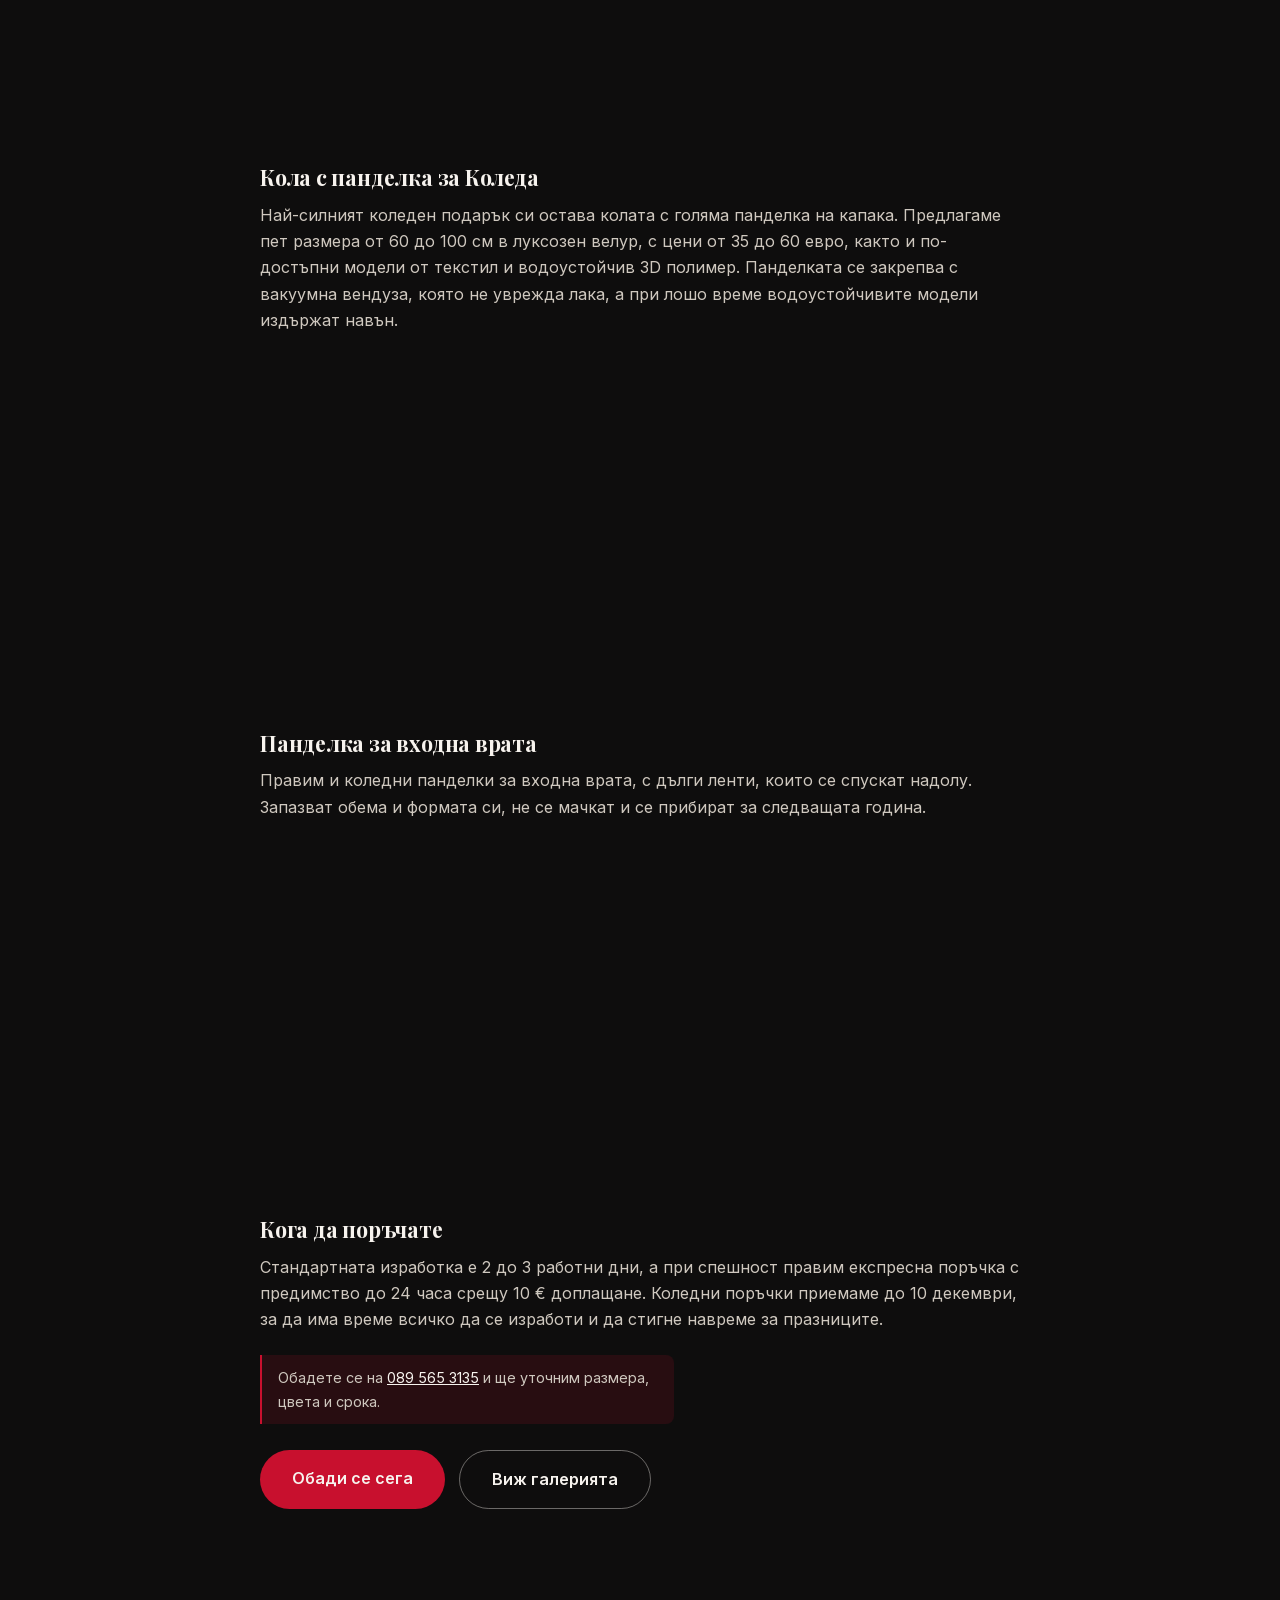
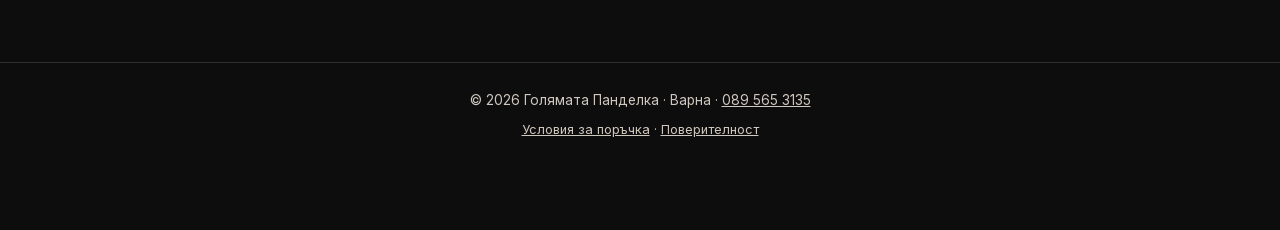
<file: koledni-pandelki.html>
<!DOCTYPE html>
<html lang="bg">
<head>
  <meta charset="UTF-8">
  <meta name="viewport" content="width=device-width, initial-scale=1.0, viewport-fit=cover">
  <title>Коледни панделки за елха, кола и врата | Голямата Панделка</title>
  <meta name="description" content="Ръчно изработени коледни панделки за елха, входна врата и за подаряване на кола. Велур, дамаска, сатен и кадифе, по поръчка във Варна, доставка в цяла България.">
  <meta property="og:title" content="Коледни панделки — Голямата Панделка">
  <meta property="og:description" content="Панделки за коледна елха, входна врата и за подаряване на кола. Ръчна изработка по поръчка.">
  <meta property="og:image" content="https://golyamatapandelka.com/img/k-elha-chervena.webp">
  <meta property="og:url" content="https://golyamatapandelka.com/koledni-pandelki.html">
  <meta property="og:type" content="website">
  <meta property="og:locale" content="bg_BG">
  <link rel="canonical" href="https://golyamatapandelka.com/koledni-pandelki.html">
  <link rel="icon" type="image/svg+xml" href="img/logo.svg">
  <link rel="icon" type="image/png" sizes="32x32" href="img/favicon-32.png">
  <link rel="apple-touch-icon" href="img/apple-touch-icon.png">
  <link rel="stylesheet" href="css/style.css?v=21">
  <link rel="stylesheet" href="css/koleda.css?v=6">
</head>
<body>

<nav class="nav is-solid" id="nav">
  <a class="nav__brand" href="index.html">
    <img src="img/logo-nav.png?v=3" alt="Голямата Панделка — лого" width="42" height="42">
    <span>Голямата Панделка</span>
  </a>
  <div class="nav__links">
    <a href="index.html">Начало</a>
    <a href="index.html#modeli">Модели</a>
    <a href="galeria.html">Галерия</a>
    <a href="index.html#kontakti">Контакти</a>
  </div>
  <button class="nav__burger" id="burger" aria-label="Меню" aria-expanded="false"><span></span><span></span><span></span></button>
  <a class="nav__call" href="tel:+359895653135" aria-label="Обади се на 089 565 3135">
    <svg viewBox="0 0 24 24" width="18" height="18" fill="none" stroke="currentColor" stroke-width="2" stroke-linecap="round" stroke-linejoin="round"><path d="M22 16.92v3a2 2 0 0 1-2.18 2 19.79 19.79 0 0 1-8.63-3.07 19.5 19.5 0 0 1-6-6 19.79 19.79 0 0 1-3.07-8.67A2 2 0 0 1 4.11 2h3a2 2 0 0 1 2 1.72 12.84 12.84 0 0 0 .7 2.81 2 2 0 0 1-.45 2.11L8.09 9.91a16 16 0 0 0 6 6l1.27-1.27a2 2 0 0 1 2.11-.45 12.84 12.84 0 0 0 2.81.7A2 2 0 0 1 22 16.92z"/></svg>
    <span>089 565 3135</span>
  </a>
</nav>

<div class="mobmenu" id="mobmenu">
  <a href="index.html">Начало</a>
  <a href="index.html#modeli">Модели</a>
  <a href="galeria.html">Галерия</a>
  <a href="index.html#kontakti">Контакти</a>
</div>

<section class="gpage legal">
  <article>
    <p class="eyebrow">Коледа 2026</p>
    <h1>Коледни панделки за елха, кола и врата</h1>
    <p>Ръчно изработени панделки, които превръщат елхата, входната врата или колата в коледен подарък. Всяка се прави по поръчка във Варна и се изпраща с Еконт в цялата страна.</p>

    <h2>Панделка за коледна елха</h2>
    <p>Голяма панделка за върха на елхата, с дълги каскадни ленти, които се спускат надолу по нея. Изработваме ги от велур, дамаска, сатен и кадифе, в цвят по ваше желание. Размерът, дължината на лентите и цветът се избират от вас, затова цената се уточнява по телефона.</p>
  </article>

  <div class="kol__grid kol__grid--4">
    <figure class="reveal"><img src="img/k-elha-chervena.webp" alt="Бордо велурена панделка за коледна елха с дълги ленти" loading="lazy"></figure>
    <figure class="reveal d1"><img src="img/k-elha-yarko-chervena.webp" alt="Ярко червена велурена панделка за коледна елха" loading="lazy"></figure>
    <figure class="reveal d2"><img src="img/k-elha-byala.webp" alt="Бяла панделка за коледна елха с дълги каскадни ленти" loading="lazy"></figure>
    <figure class="reveal d3"><img src="img/k-elha-rozova.webp" alt="Розова панделка от дамаска за елха с каскадни ленти" loading="lazy"></figure>
  </div>

  <div class="kol__grid kol__grid--2">
    <figure class="reveal"><img src="img/k-elha-byala-otblizo.webp" alt="Бяла панделка за елха отблизо, обемна и мека" loading="lazy"></figure>
    <figure class="reveal d1"><img src="img/k-vrata-chervena.webp" alt="Червена коледна панделка на входна врата" loading="lazy"></figure>
  </div>

  <article>
    <h2>Кола с панделка за Коледа</h2>
    <p>Най-силният коледен подарък си остава колата с голяма панделка на капака. Предлагаме пет размера от 60 до 100 см в луксозен велур, с цени от 35 до 60 евро, както и по-достъпни модели от текстил и водоустойчив 3D полимер. Панделката се закрепва с вакуумна вендуза, която не уврежда лака, а при лошо време водоустойчивите модели издържат навън.</p>
  </article>

  <div class="kol__grid kol__grid--3">
    <figure class="reveal"><img src="img/velur-gclass.webp" alt="Mercedes G-класа с червена велурена панделка в снега" loading="lazy"></figure>
    <figure class="reveal d1"><img src="img/g-bmw-m4-siv.webp" alt="BMW с червена коледна панделка пред автокъща" loading="lazy"></figure>
    <figure class="reveal d2"><img src="img/g-tesla-cherna.webp" alt="Черна Tesla с червена панделка за подарък" loading="lazy"></figure>
  </div>

  <article>
    <h2>Панделка за входна врата</h2>
    <p>Правим и коледни панделки за входна врата, с дълги ленти, които се спускат надолу. Запазват обема и формата си, не се мачкат и се прибират за следващата година.</p>
  </article>

  <div class="kol__grid kol__grid--3">
    <figure class="reveal"><img src="img/k-vrata-chervena.webp" alt="Червена коледна панделка на входна врата с дълги ленти" loading="lazy"></figure>
    <figure class="reveal d1"><img src="img/g-door-blue.webp" alt="Тъмносиня велурена панделка за входна врата" loading="lazy"></figure>
    <figure class="reveal d2"><img src="img/g-door-red.webp" alt="Червена панделка на входна врата" loading="lazy"></figure>
  </div>

  <article>
    <h2>Кога да поръчате</h2>
    <p>Стандартната изработка е 2 до 3 работни дни, а при спешност правим експресна поръчка с предимство до 24 часа срещу 10 € доплащане. Коледни поръчки приемаме до 10 декември, за да има време всичко да се изработи и да стигне навреме за празниците.</p>
    <p class="kol__note">Обадете се на <a href="tel:+359895653135">089 565 3135</a> и ще уточним размера, цвета и срока.</p>
    <p class="notfound__actions">
      <a class="btn btn--primary" href="tel:+359895653135">Обади се сега</a>
      <a class="btn btn--ghost" href="galeria.html">Виж галерията</a>
    </p>
  </article>
</section>

<footer class="footer">
  <p>© 2026 Голямата Панделка · Варна · <a href="tel:+359895653135">089 565 3135</a></p>
  <p class="footer__legal"><a href="usloviya.html">Условия за поръчка</a> · <a href="privacy.html">Поверителност</a></p>
</footer>

<a class="callbar" href="tel:+359895653135">
  <svg viewBox="0 0 24 24" width="20" height="20" fill="none" stroke="currentColor" stroke-width="2" stroke-linecap="round" stroke-linejoin="round"><path d="M22 16.92v3a2 2 0 0 1-2.18 2 19.79 19.79 0 0 1-8.63-3.07 19.5 19.5 0 0 1-6-6 19.79 19.79 0 0 1-3.07-8.67A2 2 0 0 1 4.11 2h3a2 2 0 0 1 2 1.72 12.84 12.84 0 0 0 .7 2.81 2 2 0 0 1-.45 2.11L8.09 9.91a16 16 0 0 0 6 6l1.27-1.27a2 2 0 0 1 2.11-.45 12.84 12.84 0 0 0 2.81.7A2 2 0 0 1 22 16.92z"/></svg>
  Обади се: 089 565 3135
</a>

<script src="js/main.js?v=21"></script>
<div class="snow" aria-hidden="true">
  <i style="left:45.1%;width:5.3px;height:5.3px;animation-duration:25.0s;animation-delay:-11.2s;--o:0.45;--dx:12px"></i>
  <i style="left:18.7%;width:5.1px;height:5.1px;animation-duration:21.2s;animation-delay:-19.0s;--o:0.29;--dx:-28px"></i>
  <i style="left:9.4%;width:6.5px;height:6.5px;animation-duration:22.0s;animation-delay:-1.0s;--o:0.64;--dx:65px"></i>
  <i style="left:64.9%;width:5.6px;height:5.6px;animation-duration:15.0s;animation-delay:-0.4s;--o:0.46;--dx:-62px"></i>
  <i style="left:19.2%;width:3.7px;height:3.7px;animation-duration:13.4s;animation-delay:-11.1s;--o:0.43;--dx:48px"></i>
  <i style="left:51.6%;width:5.7px;height:5.7px;animation-duration:19.5s;animation-delay:-15.9s;--o:0.43;--dx:-31px"></i>
  <i style="left:98.8%;width:7.5px;height:7.5px;animation-duration:23.9s;animation-delay:-17.0s;--o:0.38;--dx:-38px"></i>
  <i style="left:29.0%;width:2.9px;height:2.9px;animation-duration:23.0s;animation-delay:-9.6s;--o:0.59;--dx:-16px"></i>
  <i style="left:94.9%;width:6.7px;height:6.7px;animation-duration:13.0s;animation-delay:-5.0s;--o:0.61;--dx:-4px"></i>
  <i style="left:97.1%;width:4.5px;height:4.5px;animation-duration:13.9s;animation-delay:-15.1s;--o:0.56;--dx:-32px"></i>
  <i style="left:9.1%;width:4.2px;height:4.2px;animation-duration:25.5s;animation-delay:-18.2s;--o:0.3;--dx:-36px"></i>
  <i style="left:10.5%;width:2.8px;height:2.8px;animation-duration:23.4s;animation-delay:-4.3s;--o:0.47;--dx:-7px"></i>
  <i style="left:19.3%;width:6.2px;height:6.2px;animation-duration:14.7s;animation-delay:-15.4s;--o:0.3;--dx:-11px"></i>
  <i style="left:21.5%;width:3.8px;height:3.8px;animation-duration:25.6s;animation-delay:-19.3s;--o:0.37;--dx:54px"></i>
  <i style="left:21.3%;width:4.5px;height:4.5px;animation-duration:24.1s;animation-delay:-15.4s;--o:0.29;--dx:69px"></i>
  <i style="left:21.5%;width:3.8px;height:3.8px;animation-duration:23.0s;animation-delay:-7.9s;--o:0.37;--dx:-60px"></i>
  <i style="left:9.4%;width:5.4px;height:5.4px;animation-duration:16.2s;animation-delay:-14.4s;--o:0.4;--dx:-7px"></i>
  <i style="left:95.0%;width:4.9px;height:4.9px;animation-duration:20.5s;animation-delay:-20.8s;--o:0.32;--dx:-48px"></i>
  <i style="left:90.0%;width:6.6px;height:6.6px;animation-duration:16.2s;animation-delay:-4.6s;--o:0.55;--dx:62px"></i>
  <i style="left:19.9%;width:7.3px;height:7.3px;animation-duration:24.5s;animation-delay:-14.5s;--o:0.42;--dx:-55px"></i>
  <i style="left:4.3%;width:7.3px;height:7.3px;animation-duration:16.1s;animation-delay:-16.9s;--o:0.35;--dx:45px"></i>
  <i style="left:59.3%;width:4.0px;height:4.0px;animation-duration:15.3s;animation-delay:-17.3s;--o:0.28;--dx:-38px"></i>
  <i style="left:55.6%;width:6.8px;height:6.8px;animation-duration:21.0s;animation-delay:-6.7s;--o:0.62;--dx:-41px"></i>
  <i style="left:2.1%;width:3.8px;height:3.8px;animation-duration:18.8s;animation-delay:-1.5s;--o:0.32;--dx:-18px"></i>
  <i style="left:56.9%;width:3.2px;height:3.2px;animation-duration:17.7s;animation-delay:-21.4s;--o:0.64;--dx:22px"></i>
  <i style="left:68.6%;width:5.4px;height:5.4px;animation-duration:14.8s;animation-delay:-0.8s;--o:0.26;--dx:57px"></i>
  <i style="left:69.5%;width:7.3px;height:7.3px;animation-duration:13.3s;animation-delay:-15.3s;--o:0.44;--dx:32px"></i>
  <i style="left:31.9%;width:7.5px;height:7.5px;animation-duration:14.0s;animation-delay:-13.1s;--o:0.54;--dx:56px"></i>
  <i style="left:73.1%;width:6.0px;height:6.0px;animation-duration:23.3s;animation-delay:-22.0s;--o:0.39;--dx:26px"></i>
  <i style="left:89.2%;width:6.9px;height:6.9px;animation-duration:18.4s;animation-delay:-19.0s;--o:0.6;--dx:10px"></i>
  <i style="left:62.1%;width:4.4px;height:4.4px;animation-duration:20.6s;animation-delay:-14.6s;--o:0.28;--dx:20px"></i>
  <i style="left:98.3%;width:6.9px;height:6.9px;animation-duration:22.5s;animation-delay:-9.3s;--o:0.54;--dx:11px"></i>
</div>
</body>
</html>
</file>
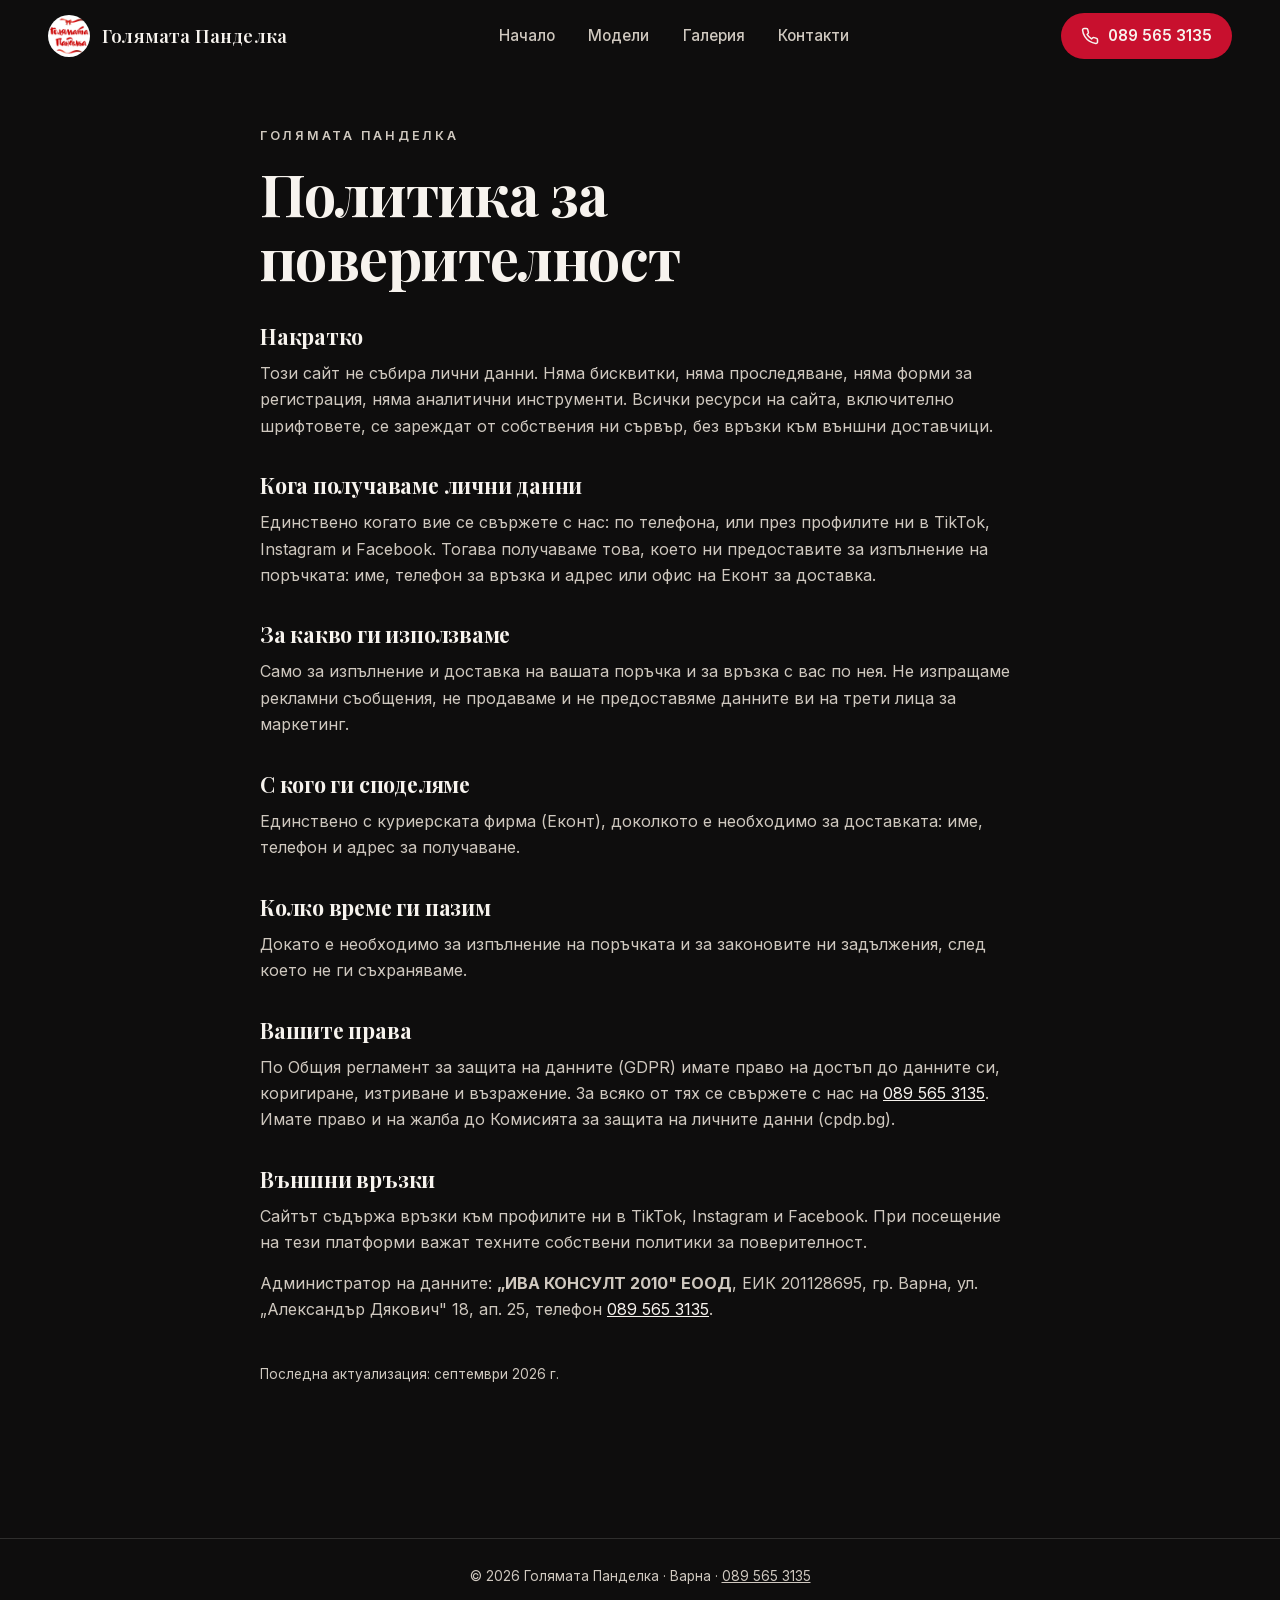
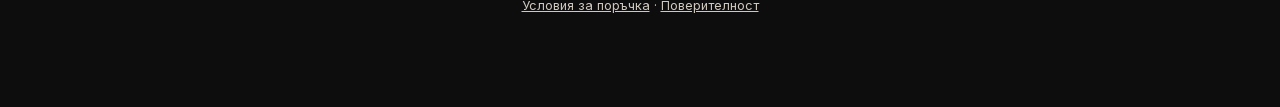
<file: privacy.html>
<!DOCTYPE html>
<html lang="bg">
<head>
  <meta charset="UTF-8">
  <meta name="viewport" content="width=device-width, initial-scale=1.0, viewport-fit=cover">
  <title>Политика за поверителност — Голямата Панделка</title>
  <meta name="description" content="Как Голямата Панделка работи с личните данни: без бисквитки, без проследяване, данни само за изпълнение на поръчки.">
  <meta name="robots" content="noindex, follow">
  <link rel="icon" type="image/svg+xml" href="img/logo.svg">
  <link rel="icon" type="image/png" sizes="32x32" href="img/favicon-32.png">
  <link rel="apple-touch-icon" href="img/apple-touch-icon.png">
  <link rel="stylesheet" href="css/style.css?v=21">
</head>
<body>

<nav class="nav is-solid" id="nav">
  <a class="nav__brand" href="index.html">
    <img src="img/logo-nav.png?v=3" alt="Голямата Панделка — лого" width="42" height="42">
    <span>Голямата Панделка</span>
  </a>
  <div class="nav__links">
    <a href="index.html">Начало</a>
    <a href="index.html#modeli">Модели</a>
    <a href="galeria.html">Галерия</a>
    <a href="index.html#kontakti">Контакти</a>
  </div>
  <button class="nav__burger" id="burger" aria-label="Меню" aria-expanded="false"><span></span><span></span><span></span></button>
  <a class="nav__call" href="tel:+359895653135" aria-label="Обади се на 089 565 3135">
    <svg viewBox="0 0 24 24" width="18" height="18" fill="none" stroke="currentColor" stroke-width="2" stroke-linecap="round" stroke-linejoin="round"><path d="M22 16.92v3a2 2 0 0 1-2.18 2 19.79 19.79 0 0 1-8.63-3.07 19.5 19.5 0 0 1-6-6 19.79 19.79 0 0 1-3.07-8.67A2 2 0 0 1 4.11 2h3a2 2 0 0 1 2 1.72 12.84 12.84 0 0 0 .7 2.81 2 2 0 0 1-.45 2.11L8.09 9.91a16 16 0 0 0 6 6l1.27-1.27a2 2 0 0 1 2.11-.45 12.84 12.84 0 0 0 2.81.7A2 2 0 0 1 22 16.92z"/></svg>
    <span>089 565 3135</span>
  </a>
</nav>

<div class="mobmenu" id="mobmenu">
  <a href="index.html">Начало</a>
  <a href="index.html#modeli">Модели</a>
  <a href="galeria.html">Галерия</a>
  <a href="index.html#kontakti">Контакти</a>
</div>

<section class="gpage legal">
  <article>
    <p class="eyebrow">Голямата Панделка</p>
    <h1>Политика за поверителност</h1>

    <h2>Накратко</h2>
    <p>Този сайт не събира лични данни. Няма бисквитки, няма проследяване, няма форми за регистрация, няма аналитични инструменти. Всички ресурси на сайта, включително шрифтовете, се зареждат от собствения ни сървър, без връзки към външни доставчици.</p>

    <h2>Кога получаваме лични данни</h2>
    <p>Единствено когато вие се свържете с нас: по телефона, или през профилите ни в TikTok, Instagram и Facebook. Тогава получаваме това, което ни предоставите за изпълнение на поръчката: име, телефон за връзка и адрес или офис на Еконт за доставка.</p>

    <h2>За какво ги използваме</h2>
    <p>Само за изпълнение и доставка на вашата поръчка и за връзка с вас по нея. Не изпращаме рекламни съобщения, не продаваме и не предоставяме данните ви на трети лица за маркетинг.</p>

    <h2>С кого ги споделяме</h2>
    <p>Единствено с куриерската фирма (Еконт), доколкото е необходимо за доставката: име, телефон и адрес за получаване.</p>

    <h2>Колко време ги пазим</h2>
    <p>Докато е необходимо за изпълнение на поръчката и за законовите ни задължения, след което не ги съхраняваме.</p>

    <h2>Вашите права</h2>
    <p>По Общия регламент за защита на данните (GDPR) имате право на достъп до данните си, коригиране, изтриване и възражение. За всяко от тях се свържете с нас на <a href="tel:+359895653135">089 565 3135</a>. Имате право и на жалба до Комисията за защита на личните данни (cpdp.bg).</p>

    <h2>Външни връзки</h2>
    <p>Сайтът съдържа връзки към профилите ни в TikTok, Instagram и Facebook. При посещение на тези платформи важат техните собствени политики за поверителност.</p>

    <p>Администратор на данните: <strong>„ИВА КОНСУЛТ 2010" ЕООД</strong>, ЕИК 201128695, гр. Варна, ул. „Александър Дякович" 18, ап. 25, телефон <a href="tel:+359895653135">089 565 3135</a>.</p>

    <p class="legal__date">Последна актуализация: септември 2026 г.</p>
  </article>
</section>

<footer class="footer">
  <p>© 2026 Голямата Панделка · Варна · <a href="tel:+359895653135">089 565 3135</a></p>
  <p class="footer__legal"><a href="usloviya.html">Условия за поръчка</a> · <a href="privacy.html">Поверителност</a></p>
</footer>

<a class="callbar" href="tel:+359895653135">
  <svg viewBox="0 0 24 24" width="20" height="20" fill="none" stroke="currentColor" stroke-width="2" stroke-linecap="round" stroke-linejoin="round"><path d="M22 16.92v3a2 2 0 0 1-2.18 2 19.79 19.79 0 0 1-8.63-3.07 19.5 19.5 0 0 1-6-6 19.79 19.79 0 0 1-3.07-8.67A2 2 0 0 1 4.11 2h3a2 2 0 0 1 2 1.72 12.84 12.84 0 0 0 .7 2.81 2 2 0 0 1-.45 2.11L8.09 9.91a16 16 0 0 0 6 6l1.27-1.27a2 2 0 0 1 2.11-.45 12.84 12.84 0 0 0 2.81.7A2 2 0 0 1 22 16.92z"/></svg>
  Обади се: 089 565 3135
</a>

<script src="js/main.js?v=21"></script>
</body>
</html>
</file>
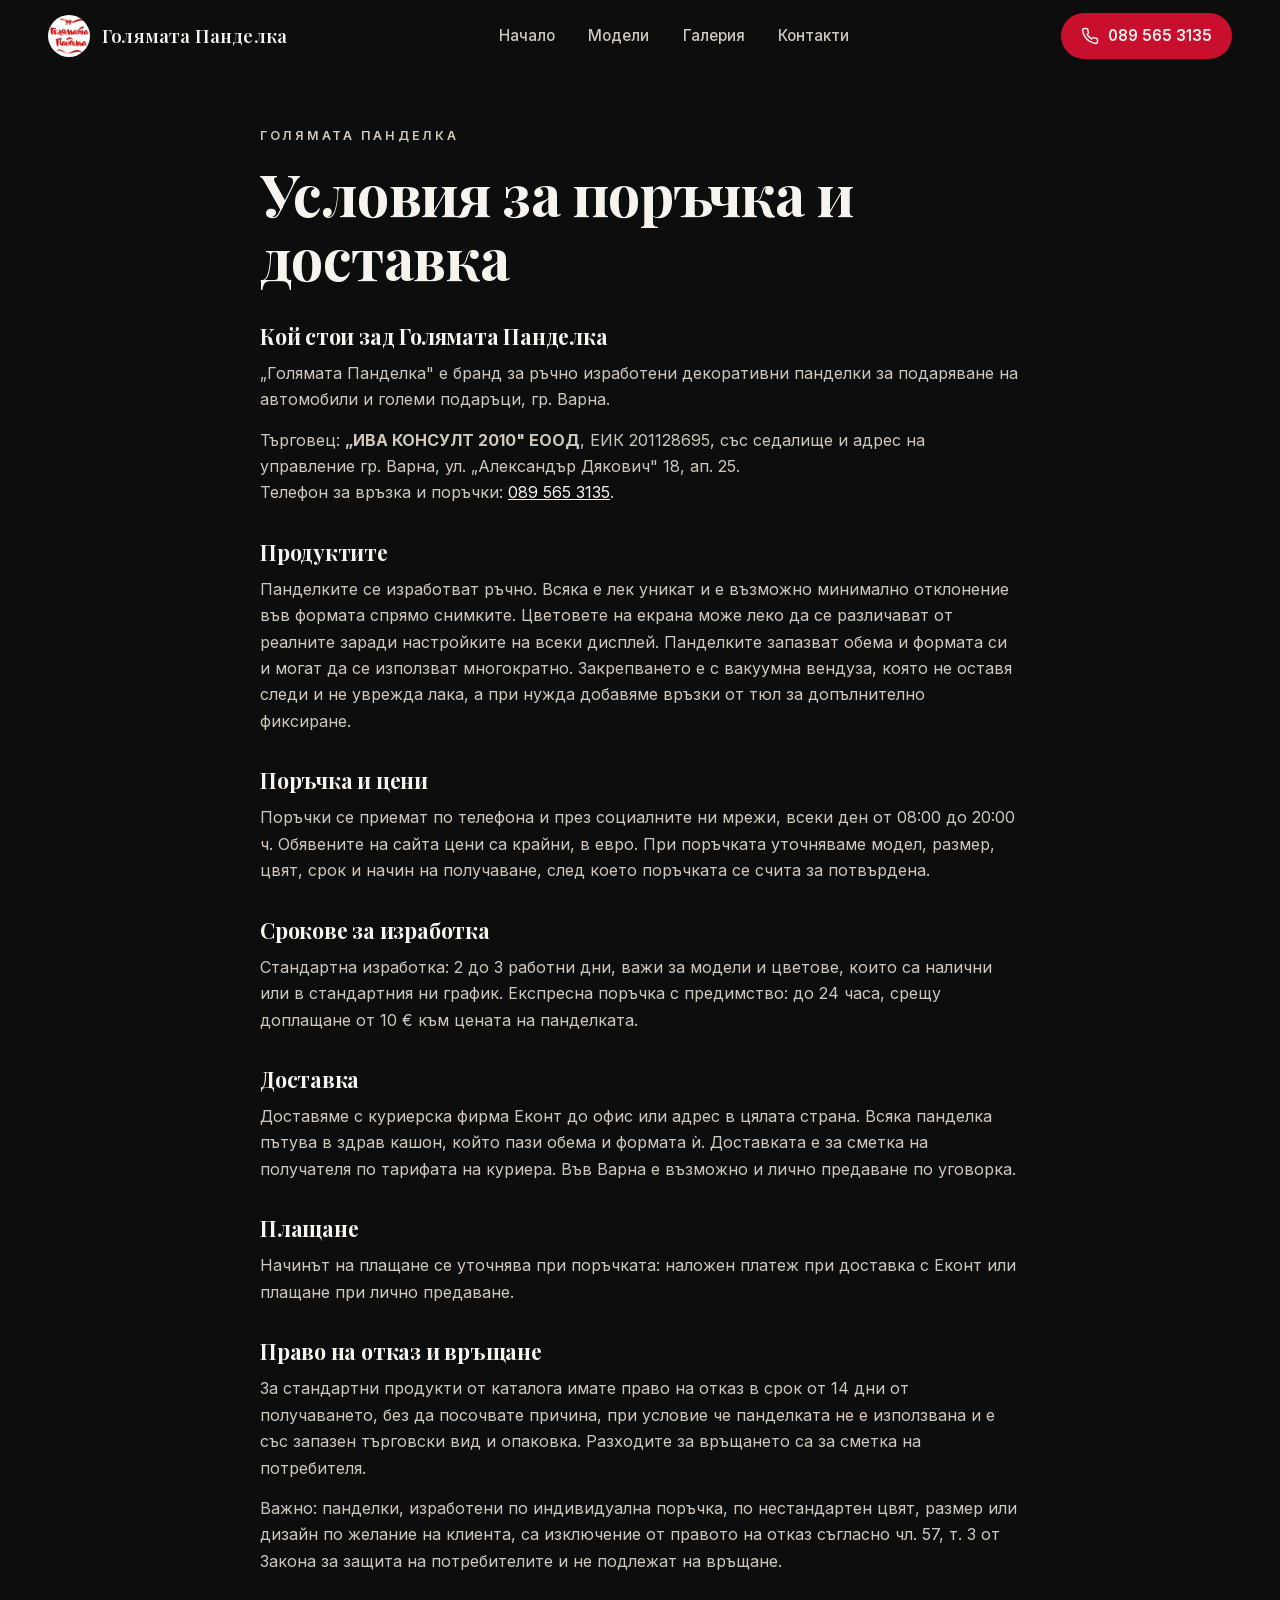
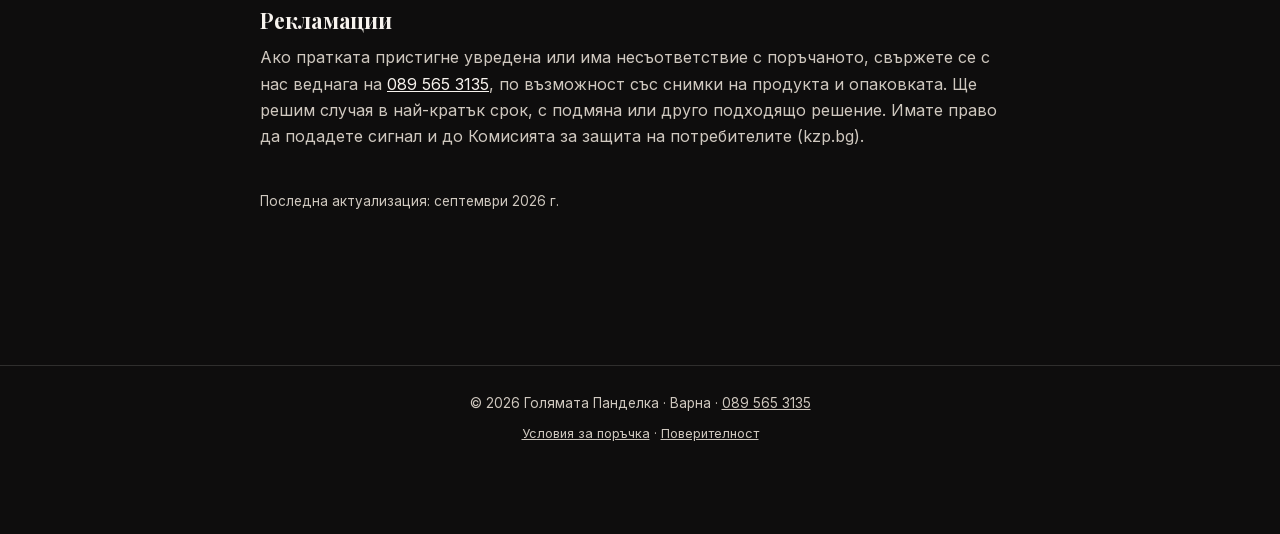
<file: usloviya.html>
<!DOCTYPE html>
<html lang="bg">
<head>
  <meta charset="UTF-8">
  <meta name="viewport" content="width=device-width, initial-scale=1.0, viewport-fit=cover">
  <title>Условия за поръчка и доставка — Голямата Панделка</title>
  <meta name="description" content="Условия за поръчка, изработка, доставка и връщане на панделките на Голямата Панделка.">
  <meta name="robots" content="noindex, follow">
  <link rel="icon" type="image/svg+xml" href="img/logo.svg">
  <link rel="icon" type="image/png" sizes="32x32" href="img/favicon-32.png">
  <link rel="apple-touch-icon" href="img/apple-touch-icon.png">
  <link rel="stylesheet" href="css/style.css?v=21">
</head>
<body>

<nav class="nav is-solid" id="nav">
  <a class="nav__brand" href="index.html">
    <img src="img/logo-nav.png?v=3" alt="Голямата Панделка — лого" width="42" height="42">
    <span>Голямата Панделка</span>
  </a>
  <div class="nav__links">
    <a href="index.html">Начало</a>
    <a href="index.html#modeli">Модели</a>
    <a href="galeria.html">Галерия</a>
    <a href="index.html#kontakti">Контакти</a>
  </div>
  <button class="nav__burger" id="burger" aria-label="Меню" aria-expanded="false"><span></span><span></span><span></span></button>
  <a class="nav__call" href="tel:+359895653135" aria-label="Обади се на 089 565 3135">
    <svg viewBox="0 0 24 24" width="18" height="18" fill="none" stroke="currentColor" stroke-width="2" stroke-linecap="round" stroke-linejoin="round"><path d="M22 16.92v3a2 2 0 0 1-2.18 2 19.79 19.79 0 0 1-8.63-3.07 19.5 19.5 0 0 1-6-6 19.79 19.79 0 0 1-3.07-8.67A2 2 0 0 1 4.11 2h3a2 2 0 0 1 2 1.72 12.84 12.84 0 0 0 .7 2.81 2 2 0 0 1-.45 2.11L8.09 9.91a16 16 0 0 0 6 6l1.27-1.27a2 2 0 0 1 2.11-.45 12.84 12.84 0 0 0 2.81.7A2 2 0 0 1 22 16.92z"/></svg>
    <span>089 565 3135</span>
  </a>
</nav>

<div class="mobmenu" id="mobmenu">
  <a href="index.html">Начало</a>
  <a href="index.html#modeli">Модели</a>
  <a href="galeria.html">Галерия</a>
  <a href="index.html#kontakti">Контакти</a>
</div>

<section class="gpage legal">
  <article>
    <p class="eyebrow">Голямата Панделка</p>
    <h1>Условия за поръчка и доставка</h1>

    <h2>Кой стои зад Голямата Панделка</h2>
    <p>„Голямата Панделка" е бранд за ръчно изработени декоративни панделки за подаряване на автомобили и големи подаръци, гр. Варна.</p>
    <p>Търговец: <strong>„ИВА КОНСУЛТ 2010" ЕООД</strong>, ЕИК 201128695, със седалище и адрес на управление гр. Варна, ул. „Александър Дякович" 18, ап. 25.<br>
    Телефон за връзка и поръчки: <a href="tel:+359895653135">089 565 3135</a>.</p>

    <h2>Продуктите</h2>
    <p>Панделките се изработват ръчно. Всяка е лек уникат и е възможно минимално отклонение във формата спрямо снимките. Цветовете на екрана може леко да се различават от реалните заради настройките на всеки дисплей. Панделките запазват обема и формата си и могат да се използват многократно. Закрепването е с вакуумна вендуза, която не оставя следи и не уврежда лака, а при нужда добавяме връзки от тюл за допълнително фиксиране.</p>

    <h2>Поръчка и цени</h2>
    <p>Поръчки се приемат по телефона и през социалните ни мрежи, всеки ден от 08:00 до 20:00 ч. Обявените на сайта цени са крайни, в евро. При поръчката уточняваме модел, размер, цвят, срок и начин на получаване, след което поръчката се счита за потвърдена.</p>

    <h2>Срокове за изработка</h2>
    <p>Стандартна изработка: 2 до 3 работни дни, важи за модели и цветове, които са налични или в стандартния ни график. Експресна поръчка с предимство: до 24 часа, срещу доплащане от 10 € към цената на панделката.</p>

    <h2>Доставка</h2>
    <p>Доставяме с куриерска фирма Еконт до офис или адрес в цялата страна. Всяка панделка пътува в здрав кашон, който пази обема и формата ѝ. Доставката е за сметка на получателя по тарифата на куриера. Във Варна е възможно и лично предаване по уговорка.</p>

    <h2>Плащане</h2>
    <p>Начинът на плащане се уточнява при поръчката: наложен платеж при доставка с Еконт или плащане при лично предаване.</p>

    <h2>Право на отказ и връщане</h2>
    <p>За стандартни продукти от каталога имате право на отказ в срок от 14 дни от получаването, без да посочвате причина, при условие че панделката не е използвана и е със запазен търговски вид и опаковка. Разходите за връщането са за сметка на потребителя.</p>
    <p>Важно: панделки, изработени по индивидуална поръчка, по нестандартен цвят, размер или дизайн по желание на клиента, са изключение от правото на отказ съгласно чл. 57, т. 3 от Закона за защита на потребителите и не подлежат на връщане.</p>

    <h2>Рекламации</h2>
    <p>Ако пратката пристигне увредена или има несъответствие с поръчаното, свържете се с нас веднага на <a href="tel:+359895653135">089 565 3135</a>, по възможност със снимки на продукта и опаковката. Ще решим случая в най-кратък срок, с подмяна или друго подходящо решение. Имате право да подадете сигнал и до Комисията за защита на потребителите (kzp.bg).</p>

    <p class="legal__date">Последна актуализация: септември 2026 г.</p>
  </article>
</section>

<footer class="footer">
  <p>© 2026 Голямата Панделка · Варна · <a href="tel:+359895653135">089 565 3135</a></p>
  <p class="footer__legal"><a href="usloviya.html">Условия за поръчка</a> · <a href="privacy.html">Поверителност</a></p>
</footer>

<a class="callbar" href="tel:+359895653135">
  <svg viewBox="0 0 24 24" width="20" height="20" fill="none" stroke="currentColor" stroke-width="2" stroke-linecap="round" stroke-linejoin="round"><path d="M22 16.92v3a2 2 0 0 1-2.18 2 19.79 19.79 0 0 1-8.63-3.07 19.5 19.5 0 0 1-6-6 19.79 19.79 0 0 1-3.07-8.67A2 2 0 0 1 4.11 2h3a2 2 0 0 1 2 1.72 12.84 12.84 0 0 0 .7 2.81 2 2 0 0 1-.45 2.11L8.09 9.91a16 16 0 0 0 6 6l1.27-1.27a2 2 0 0 1 2.11-.45 12.84 12.84 0 0 0 2.81.7A2 2 0 0 1 22 16.92z"/></svg>
  Обади се: 089 565 3135
</a>

<script src="js/main.js?v=21"></script>
</body>
</html>
</file>
<file: css/style.css>
/* Самостоятелно хоствани шрифтове (без Google сървъри) */

@font-face {
  font-family: 'Inter';
  font-style: normal;
  font-weight: 300 700;
  font-display: swap;
  src: url('../fonts/inter-normal-cyrillic.woff2') format('woff2');
  unicode-range: U+0301, U+0400-045F, U+0490-0491, U+04B0-04B1, U+2116;
}

@font-face {
  font-family: 'Inter';
  font-style: normal;
  font-weight: 300 700;
  font-display: swap;
  src: url('../fonts/inter-normal-latin.woff2') format('woff2');
  unicode-range: U+0000-00FF, U+0131, U+0152-0153, U+02BB-02BC, U+02C6, U+02DA, U+02DC, U+0304, U+0308, U+0329, U+2000-206F, U+20AC, U+2122, U+2191, U+2193, U+2212, U+2215, U+FEFF, U+FFFD;
}

@font-face {
  font-family: 'Playfair Display';
  font-style: italic;
  font-weight: 400 900;
  font-display: swap;
  src: url('../fonts/playfairdisplay-italic-cyrillic.woff2') format('woff2');
  unicode-range: U+0301, U+0400-045F, U+0490-0491, U+04B0-04B1, U+2116;
}

@font-face {
  font-family: 'Playfair Display';
  font-style: italic;
  font-weight: 400 900;
  font-display: swap;
  src: url('../fonts/playfairdisplay-italic-latin.woff2') format('woff2');
  unicode-range: U+0000-00FF, U+0131, U+0152-0153, U+02BB-02BC, U+02C6, U+02DA, U+02DC, U+0304, U+0308, U+0329, U+2000-206F, U+20AC, U+2122, U+2191, U+2193, U+2212, U+2215, U+FEFF, U+FFFD;
}

@font-face {
  font-family: 'Playfair Display';
  font-style: normal;
  font-weight: 400 900;
  font-display: swap;
  src: url('../fonts/playfairdisplay-normal-cyrillic.woff2') format('woff2');
  unicode-range: U+0301, U+0400-045F, U+0490-0491, U+04B0-04B1, U+2116;
}

@font-face {
  font-family: 'Playfair Display';
  font-style: normal;
  font-weight: 400 900;
  font-display: swap;
  src: url('../fonts/playfairdisplay-normal-latin.woff2') format('woff2');
  unicode-range: U+0000-00FF, U+0131, U+0152-0153, U+02BB-02BC, U+02C6, U+02DA, U+02DC, U+0304, U+0308, U+0329, U+2000-206F, U+20AC, U+2122, U+2191, U+2193, U+2212, U+2215, U+FEFF, U+FFFD;
}

/* ============================================================
   Голямата Панделка — стилове
   Бранд: велурено червено върху тъмен фон, едра типография
   ============================================================ */

:root {
  --red: #c8102e;
  --red-deep: #8f0b21;
  --ink: #0e0d0d;
  --ink-soft: #171515;
  --paper: #f7f3ee;
  --paper-dim: #cfc8bf;
  --line: rgba(247, 243, 238, 0.14);
  --font-display: "Playfair Display", Georgia, serif;
  --font-body: "Inter", -apple-system, sans-serif;
  --nav-h: 72px;
  --ease: cubic-bezier(0.22, 1, 0.36, 1);
}

* { margin: 0; padding: 0; box-sizing: border-box; }

/* Плавното скролване е само по изричните команди в скрипта,
   иначе браузърът анимира и скоковете от други страници */

body {
  font-family: var(--font-body);
  background: var(--ink);
  color: var(--paper);
  line-height: 1.65;
  font-size: 16px;
  overflow-x: hidden;
}

img { max-width: 100%; display: block; }

h1, h2, h3 { font-family: var(--font-display); font-weight: 700; line-height: 1.12; }

h2 { font-size: clamp(2rem, 5.5vw, 3.6rem); letter-spacing: -0.01em; }

a { color: inherit; }

/* ---------- Навигация ---------- */

.nav {
  position: fixed;
  top: 0; left: 0; right: 0;
  z-index: 50;
  height: calc(var(--nav-h) + env(safe-area-inset-top, 0px));
  padding-top: env(safe-area-inset-top, 0px);
  display: flex;
  align-items: center;
  justify-content: space-between;
  padding-left: clamp(16px, 4vw, 48px);
  padding-right: clamp(16px, 4vw, 48px);
  transition: background 0.35s, box-shadow 0.35s;
}

.nav.is-solid {
  background: rgba(14, 13, 13, 0.92);
  backdrop-filter: blur(12px);
  box-shadow: 0 1px 0 var(--line);
}

.nav__brand {
  display: flex;
  align-items: center;
  gap: 12px;
  text-decoration: none;
  font-family: var(--font-display);
  font-size: 1.15rem;
  font-weight: 600;
  letter-spacing: 0.01em;
}

.nav__brand img { border-radius: 50%; }

.nav__links {
  display: flex;
  gap: clamp(18px, 2.6vw, 38px);
}

.nav__links a {
  text-decoration: none;
  font-size: 0.95rem;
  font-weight: 500;
  color: var(--paper-dim);
  transition: color 0.2s;
}

.nav__links a:hover { color: var(--paper); }

.nav__burger {
  display: none;
  flex-direction: column;
  justify-content: center;
  gap: 5px;
  width: 44px;
  height: 44px;
  padding: 10px;
  background: none;
  border: 0;
  cursor: pointer;
}

.nav__burger span {
  display: block;
  width: 100%;
  height: 2px;
  background: var(--paper);
  border-radius: 2px;
  transition: transform 0.3s var(--ease), opacity 0.3s;
}

.nav__burger.open span:nth-child(1) { transform: translateY(7px) rotate(45deg); }
.nav__burger.open span:nth-child(2) { opacity: 0; }
.nav__burger.open span:nth-child(3) { transform: translateY(-7px) rotate(-45deg); }

.mobmenu {
  position: fixed;
  top: calc(var(--nav-h) + env(safe-area-inset-top, 0px));
  left: 0;
  right: 0;
  z-index: 49;
  display: grid;
  padding: 4px 0 12px;
  background: rgba(14, 13, 13, 0.97);
  backdrop-filter: blur(12px);
  border-bottom: 1px solid var(--line);
  transform: translateY(-115%);
  transition: transform 0.35s var(--ease);
}

.mobmenu.open { transform: none; }

.mobmenu a {
  padding: 15px 26px;
  text-decoration: none;
  color: var(--paper);
  font-weight: 600;
  font-size: 1.05rem;
  border-top: 1px solid var(--line);
}

@media (min-width: 901px) {
  .mobmenu { display: none; }
}

.nav__call {
  display: flex;
  align-items: center;
  gap: 9px;
  text-decoration: none;
  font-weight: 600;
  font-size: 0.95rem;
  color: var(--paper);
  background: var(--red);
  padding: 10px 20px;
  border-radius: 999px;
  transition: background 0.2s;
}

.nav__call:hover { background: var(--red-deep); }

/* ---------- Херо: сцена с два акта.
   Вход: само G-класата + брандовият надпис.
   При скрол колата се отдалечава и разкрива мотото с бутоните.
   Всичко е вързано за позицията на скрола, затова работи и в двете посоки. ---------- */

.hero {
  position: relative;
  height: 200vh;
}

.hero__stage {
  position: sticky;
  top: 0;
  height: 100svh;
  overflow: hidden;
  isolation: isolate;
}

.hero__bg {
  position: absolute;
  inset: 0;
  width: 100%;
  height: 100%;
  object-fit: cover;
  object-position: center 30%;
  transform-origin: center;
  will-change: transform;
  filter: blur(9px) brightness(0.42) saturate(0.75);
  scale: 1.1;
}

.hero__word {
  position: absolute;
  left: 0;
  right: 0;
  top: 9vh;
  z-index: 2;
  text-align: center;
  font-family: var(--font-display);
  font-weight: 800;
  font-size: clamp(2.8rem, 10.5vw, 8.2rem);
  line-height: 0.98;
  letter-spacing: 0.01em;
  color: var(--paper);
  text-shadow: 0 4px 40px rgba(14, 13, 13, 0.4);
  will-change: transform;
  user-select: none;
}

.hero__word span { display: block; }

.hero__motto {
  position: absolute;
  left: clamp(20px, 6vw, 80px);
  right: clamp(20px, 6vw, 80px);
  top: 40vh;
  z-index: 4;
  display: flex;
  justify-content: space-between;
  align-items: flex-start;
  gap: min(26vw, 380px); /* коридорът по средата за слизащата панделка */
  opacity: 0;
  will-change: transform, opacity;
}

.hero__motto-left {
  flex: 0 1 460px;
  text-align: left;
}

.hero__motto-right {
  flex: 0 1 420px;
  text-align: right;
  padding-top: 8px;
}

.hero__btn { margin-top: 26px; }

.hero__title {
  font-family: var(--font-display);
  font-weight: 700;
  font-size: clamp(1.5rem, 2.8vw, 2.4rem);
  letter-spacing: 0;
  line-height: 1.3;
  text-shadow: 0 2px 22px rgba(14, 13, 13, 0.85);
}

.hero__title span { display: block; }

.hero__accent { color: var(--red); font-style: italic; }

.hero__sub {
  margin: 0;
  font-family: var(--font-body);
  font-weight: 400;
  font-size: 0.98rem;
  line-height: 1.65;
  color: var(--paper-dim);
  text-shadow: 0 2px 14px rgba(14, 13, 13, 0.9);
}

.hero__price {
  margin-top: 14px;
  font-size: 0.9rem;
  font-weight: 600;
  letter-spacing: 0.04em;
  color: var(--paper-dim);
}

.hero__fgwrap {
  position: absolute;
  left: 50%;
  bottom: -3%;
  z-index: 3;
  width: min(780px, 88vw);
  margin-left: calc(min(780px, 88vw) / -2);
  transform-origin: center bottom;
  will-change: transform;
  pointer-events: none;
}

.hero__fg {
  width: 100%;
  height: auto;
  will-change: transform;
  filter: drop-shadow(0 34px 60px rgba(0, 0, 0, 0.55));
}

.hero__shade {
  position: absolute;
  inset: 0;
  z-index: 5;
  pointer-events: none;
  background:
    linear-gradient(180deg, rgba(14,13,13,0.4) 0%, rgba(14,13,13,0) 26%, rgba(14,13,13,0) 62%, var(--ink) 100%);
}

.btn {
  display: inline-block;
  text-decoration: none;
  font-weight: 600;
  font-size: 1rem;
  padding: 15px 32px;
  border-radius: 999px;
  transition: background 0.2s, border-color 0.2s, color 0.2s;
  cursor: pointer;
}

.btn--primary { background: var(--red); color: var(--paper); }
.btn--primary:hover { background: var(--red-deep); }

.btn--ghost {
  border: 1px solid rgba(247, 243, 238, 0.4);
  color: var(--paper);
}
.btn--ghost:hover { border-color: var(--paper); }

.hero__scrollhint {
  position: absolute;
  bottom: 26px;
  left: 50%;
  z-index: 6;
  transform: translateX(-50%);
  width: 26px; height: 42px;
  border: 2px solid rgba(247,243,238,0.4);
  border-radius: 14px;
  will-change: opacity;
}

.hero__motto { pointer-events: none; }

.hero__scrollhint span {
  position: absolute;
  top: 7px; left: 50%;
  width: 4px; height: 8px;
  margin-left: -2px;
  border-radius: 2px;
  background: var(--paper);
  animation: scrollhint 1.8s var(--ease) infinite;
}

@keyframes scrollhint {
  0% { transform: translateY(0); opacity: 1; }
  70% { transform: translateY(14px); opacity: 0; }
  100% { transform: translateY(0); opacity: 0; }
}

/* ---------- Лента с предимства ---------- */

.strip {
  border-top: 1px solid var(--line);
  border-bottom: 1px solid var(--line);
  background: var(--ink-soft);
}

.strip ul {
  list-style: none;
  display: grid;
  /* средната празна колона е коридорът, по който минава летящата панделка */
  grid-template-columns: 1fr 1fr minmax(150px, 210px) 1fr 1fr;
  max-width: 1340px;
  margin: 0 auto;
}

.strip li:nth-child(3) { grid-column: 4; border-left: none; }

.strip li {
  padding: 26px 18px;
  text-align: center;
  display: grid;
  gap: 2px;
}

.strip li + li { border-left: 1px solid var(--line); }

.strip strong { font-size: 1.02rem; letter-spacing: 0.01em; }
.strip span { font-size: 0.85rem; color: var(--paper-dim); }

/* ---------- Изрязан текст със снимка в буквите ---------- */

.knockout {
  padding: clamp(60px, 10vh, 110px) 16px;
  text-align: center;
  overflow: hidden;
}

.knockout__word {
  font-family: var(--font-display);
  font-weight: 800;
  font-size: clamp(3.4rem, 13vw, 12rem);
  line-height: 0.95;
  text-transform: uppercase;
  letter-spacing: 0.01em;
  color: rgba(247, 243, 238, 0.07);
}

/* Цветната вълна: лента от червено между --a и --b минава през буквите */
.wordfill {
  color: transparent;
  background-image: linear-gradient(90deg,
    var(--wf-base) var(--a, 0%),
    var(--wf-color, var(--red)) var(--a, 0%),
    var(--wf-color, var(--red)) var(--b, 0%),
    var(--wf-base) var(--b, 0%));
  -webkit-background-clip: text;
  background-clip: text;
}

.knockout .wordfill { --wf-base: rgba(247, 243, 238, 0.07); }

/* Втората дума се пълни направо с бяло, преливайки от червените горни букви */
#fillword2 { --wf-color: #f7f3ee; }

.products--light .wordfill { --wf-base: #0e0d0d; }

/* Заглавието на историята: буквите изплуват една по една от мъгла */
.story__head .eyebrow { color: var(--paper); }

.story__h .ltr {
  display: inline-block;
  font-style: normal;
  opacity: 0.12;
  transform: translateY(30%);
  filter: blur(5px);
  will-change: transform, opacity, filter;
}

.knockout__caption {
  margin-top: 22px;
  text-transform: uppercase;
  letter-spacing: 0.22em;
  font-size: 0.78rem;
  font-weight: 600;
  color: var(--paper-dim);
}

/* ---------- Преливания между тъмно и светло ---------- */

.fade {
  height: 110px;
  margin-bottom: -1px;
}

.fade--to-light { background: linear-gradient(180deg, var(--ink), var(--paper)); }
.fade--to-dark { background: linear-gradient(180deg, var(--paper), var(--ink)); }

/* ---------- Светла редакционна секция ---------- */

.products--light {
  background: var(--paper);
  color: var(--ink);
}

.products--light .section-head h2 { color: var(--ink); }

.products--light .pcard {
  background: #fffdfa;
  border-color: rgba(14, 13, 13, 0.1);
  box-shadow: 0 18px 50px rgba(14, 13, 13, 0.09);
}

.products--light .pcard__body > p,
.products--light .pcard__prices span,
.products--light .pcard__note { color: #5c564e; }

.products--light .pcard__prices li { border-bottom-color: rgba(14, 13, 13, 0.14); }


/* ---------- Секции: общи ---------- */

section { padding: clamp(72px, 11vh, 128px) clamp(20px, 5vw, 64px); }

.section-head { max-width: 820px; margin: 0 auto 56px; text-align: center; }

.section-sub { margin-top: 16px; color: var(--paper-dim); }

.eyebrow {
  text-transform: uppercase;
  letter-spacing: 0.22em;
  font-size: 0.78rem;
  font-weight: 600;
  color: var(--red);
  margin-bottom: 14px;
}

/* ---------- История ---------- */

.story {
  display: grid;
  grid-template-columns: 1fr 1fr;
  column-gap: clamp(32px, 6vw, 88px);
  row-gap: clamp(36px, 6vh, 60px);
  align-items: center;
  max-width: 1200px;
  margin: 0 auto;
  padding-top: clamp(36px, 5vh, 70px);
}

/* ---------- Летателната зона на бялата панделка ---------- */

.flightzone {
  position: relative;
  height: clamp(320px, 46vh, 520px);
  max-width: 1400px;
  margin: 0 auto;
}

.fz__ribbon {
  position: absolute;
  top: 0;
  height: 100%;
  width: clamp(180px, 24vw, 360px);
  pointer-events: none;
}

.fz__ribbon--left { left: clamp(8px, 4vw, 90px); }
.fz__ribbon--right { right: clamp(8px, 4vw, 90px); }

.story__media {
  overflow: hidden;
  border-radius: 18px;
  aspect-ratio: 3 / 4;
}

.story__media img {
  width: 100%; height: 112%;
  object-fit: cover;
  will-change: transform;
}

.story__head {
  grid-column: 1 / -1;
  text-align: center;
}

.story__h {
  font-size: clamp(2rem, 4vw, 3.1rem);
}

.story__h span { display: block; white-space: nowrap; }
.story__text p { color: var(--paper-dim); margin-bottom: 16px; max-width: 52ch; }

.story__text { align-self: start; padding-top: clamp(4px, 2vh, 24px); }

/* ---------- Продукти ---------- */

.products__grid {
  display: grid;
  grid-template-columns: 1fr 1fr;
  gap: clamp(20px, 3vw, 36px);
  max-width: 1200px;
  margin: 0 auto;
}

.pcard {
  background: var(--ink-soft);
  border: 1px solid var(--line);
  border-radius: 18px;
  overflow: hidden;
  display: flex;
  flex-direction: column;
}

.pcard__media { aspect-ratio: 16 / 10; overflow: hidden; }

.pcard__media img {
  width: 100%; height: 100%;
  object-fit: cover;
  transition: transform 0.6s var(--ease);
}

.pcard:hover .pcard__media img { transform: scale(1.045); }

.pcard__body { padding: clamp(22px, 3vw, 34px); display: grid; gap: 14px; }

.pcard__body h3 { font-size: 1.45rem; }

.pcard__body > p { color: var(--paper-dim); font-size: 0.97rem; }

.pcard__prices { list-style: none; display: grid; gap: 0; }

.pcard__prices li {
  display: flex;
  justify-content: space-between;
  align-items: baseline;
  padding: 9px 2px;
  border-bottom: 1px dashed var(--line);
  font-size: 0.97rem;
}

.pcard__prices span { color: var(--paper-dim); }
.pcard__prices strong { font-size: 1.05rem; letter-spacing: 0.02em; }

/* Цветовете като малки панделки: при натискане порастват и показват името си */
.pcard__colors {
  display: flex;
  gap: 13px;
  flex-wrap: wrap;
  padding-bottom: 22px;
}

.dot {
  position: relative;
  width: 38px;
  height: 34px;
  cursor: pointer;
  -webkit-tap-highlight-color: transparent;
}

.dot::before {
  content: "";
  position: absolute;
  inset: 0;
  background: var(--c);
  -webkit-mask: url("../img/bow.webp") center / contain no-repeat;
  mask: url("../img/bow.webp") center / contain no-repeat;
  filter: drop-shadow(0 2px 4px rgba(14, 13, 13, 0.35));
  transition: transform 0.25s var(--ease);
  transform-origin: center;
}

.dot:hover::before,
.dot.active::before { transform: scale(1.3); }

.dot::after {
  content: attr(data-name);
  position: absolute;
  top: calc(100% + 6px);
  left: 50%;
  transform: translateX(-50%);
  white-space: nowrap;
  font-size: 0.74rem;
  font-weight: 600;
  letter-spacing: 0.02em;
  color: #5c564e;
  opacity: 0;
  transition: opacity 0.2s;
  pointer-events: none;
}

.dot.active::after { opacity: 1; }

.pcard__note { font-size: 0.82rem; color: var(--paper-dim); letter-spacing: 0.02em; }

/* ---------- Галерия ---------- */

.gallery__grid {
  columns: 3;
  column-gap: 16px;
  max-width: 1200px;
  margin: 0 auto;
}

.gallery__grid figure {
  margin: 0 0 16px;
  border-radius: 14px;
  overflow: hidden;
  break-inside: avoid;
}

.gallery__grid img {
  width: 100%;
  transition: transform 0.6s var(--ease);
}

.gallery__grid figure:hover img { transform: scale(1.04); }

/* Хоризонтална лента с изпълнените поръчки */
.gscroll-wrap {
  position: relative;
  max-width: 1280px;
  margin: 0 auto;
}

.gscroll {
  display: flex;
  gap: 14px;
  overflow-x: auto;
  scroll-snap-type: x proximity;
  padding: 4px 4px 16px;
  scrollbar-width: thin;
  scrollbar-color: rgba(247, 243, 238, 0.25) transparent;
}

.gscroll figure {
  flex: 0 0 auto;
  width: clamp(210px, 23vw, 300px);
  aspect-ratio: 3 / 4;
  margin: 0;
  border-radius: 14px;
  overflow: hidden;
  scroll-snap-align: start;
}

.gscroll img {
  width: 100%;
  height: 100%;
  object-fit: cover;
}

.gscroll__btn {
  position: absolute;
  top: 50%;
  transform: translateY(-50%);
  z-index: 2;
  display: grid;
  place-items: center;
  width: 46px;
  height: 46px;
  border-radius: 50%;
  border: 1px solid rgba(247, 243, 238, 0.3);
  background: rgba(14, 13, 13, 0.82);
  color: var(--paper);
  font-size: 1.7rem;
  line-height: 1;
  cursor: pointer;
  transition: background 0.2s, border-color 0.2s;
}

.gscroll__btn:hover { background: var(--red); border-color: var(--red); }

.gscroll__btn--prev { left: -12px; }
.gscroll__btn--next { right: -12px; }

.gallery__actions {
  display: flex;
  flex-wrap: wrap;
  justify-content: center;
  gap: 14px;
  margin-top: 38px;
}

.gallery__more {
  text-align: center;
  margin-top: 22px;
  color: var(--paper-dim);
}

/* ---------- Летящата панделка ---------- */

.flybow {
  position: fixed;
  left: 0;
  top: 0;
  width: 300px;
  height: 287px;
  z-index: 45;
  pointer-events: none;
  transform-origin: 150px 143px; /* центърът на естествения размер */
  perspective: 900px;
  will-change: transform, opacity;
  visibility: hidden;
}

.flybow__spin {
  position: absolute;
  inset: 0;
  transform-style: preserve-3d;
  transform-origin: 50% 50%;
  will-change: transform;
}

.flybow__spin img {
  position: absolute;
  inset: 0;
  width: 100%;
  height: 100%;
  filter: drop-shadow(0 18px 34px rgba(0, 0, 0, 0.45));
}

.flybow__side { opacity: var(--side, 0); transform: rotateY(60deg); }
.flybow__side--b { transform: rotateY(120deg); }


/* ---------- Правни страници и 404 ---------- */

.legal article { max-width: 760px; margin: 0 auto; padding-bottom: 40px; }

.legal h1 { font-size: clamp(2rem, 4.5vw, 3rem); margin: 10px 0 30px; }

.legal h2 { font-size: 1.35rem; margin: 34px 0 12px; }

.legal p { color: var(--paper-dim); margin-bottom: 14px; }

.legal a { color: var(--paper); }

.legal em {
  font-style: normal;
  color: var(--paper);
  background: rgba(200, 16, 46, 0.2);
  padding: 1px 8px;
  border-radius: 6px;
}

.legal__date { margin-top: 40px; font-size: 0.85rem; }

.footer__legal { margin-top: 8px; font-size: 0.8rem; }

.footer__legal a { color: var(--paper-dim); }

.notfound { min-height: 62vh; padding-top: calc(var(--nav-h) + 10vh); }

.notfound__actions { display: flex; gap: 14px; margin-top: 26px; flex-wrap: wrap; }

/* ---------- Страница Галерия ---------- */

.gpage {
  padding-top: calc(var(--nav-h) + clamp(36px, 6vh, 64px));
}

.gpage .section-head { margin-bottom: 40px; }

.gpage h1 { font-size: clamp(2rem, 5.5vw, 3.6rem); letter-spacing: -0.01em; }

.lightbox {
  position: fixed;
  inset: 0;
  z-index: 80;
  display: none;
  align-items: center;
  justify-content: center;
  padding: 4vh 4vw;
  background: rgba(14, 13, 13, 0.94);
  cursor: zoom-out;
}

.lightbox.open { display: flex; }

.lightbox img {
  max-width: 100%;
  max-height: 100%;
  border-radius: 10px;
  box-shadow: 0 30px 80px rgba(0, 0, 0, 0.6);
}

.gallery__grid figure { cursor: zoom-in; }

.gallery__more a { color: var(--paper); }

/* ---------- Поводи ---------- */

.occasions__grid {
  display: grid;
  grid-template-columns: repeat(3, 1fr);
  gap: 16px;
  max-width: 1200px;
  margin: 0 auto;
}

.ocard {
  position: relative;
  border-radius: 14px;
  overflow: hidden;
  aspect-ratio: 4 / 3;
  text-decoration: none;
  cursor: pointer;
}

.ocard img {
  width: 100%; height: 100%;
  object-fit: cover;
  transition: transform 0.6s var(--ease);
}

.ocard:hover img { transform: scale(1.05); }

.ocard span {
  position: absolute;
  left: 0; right: 0; bottom: 0;
  padding: 44px 18px 16px;
  font-family: var(--font-display);
  font-size: 1.2rem;
  font-weight: 600;
  background: linear-gradient(180deg, transparent, rgba(14,13,13,0.88));
}

/* ---------- Поръчка ---------- */

.order { background: var(--ink-soft); border-top: 1px solid var(--line); border-bottom: 1px solid var(--line); }

.order__steps {
  list-style: none;
  display: grid;
  grid-template-columns: repeat(3, 1fr);
  gap: clamp(24px, 4vw, 48px);
  max-width: 1100px;
  margin: 0 auto;
}

.order__num {
  display: inline-grid;
  place-items: center;
  width: 52px; height: 52px;
  border-radius: 50%;
  background: var(--red);
  font-family: var(--font-display);
  font-size: 1.5rem;
  font-weight: 700;
  margin-bottom: 18px;
}

.order__steps h3 { font-size: 1.3rem; margin-bottom: 10px; }
.order__steps p { color: var(--paper-dim); font-size: 0.97rem; max-width: 34ch; }

/* ---------- ЧЗВ ---------- */

.faq__list {
  max-width: 780px;
  margin: 0 auto;
}

.faq__list details {
  border-bottom: 1px solid var(--line);
}

.faq__list summary {
  padding: 20px 34px 20px 2px;
  font-family: var(--font-display);
  font-size: 1.12rem;
  font-weight: 600;
  cursor: pointer;
  list-style: none;
  position: relative;
  transition: color 0.2s;
}

.faq__list summary::-webkit-details-marker { display: none; }

.faq__list summary::after {
  content: "+";
  position: absolute;
  right: 6px;
  top: 50%;
  transform: translateY(-50%);
  font-family: var(--font-body);
  font-size: 1.3rem;
  color: var(--red);
  transition: transform 0.25s var(--ease);
}

.faq__list details[open] summary::after { transform: translateY(-50%) rotate(45deg); }

.faq__list summary:hover { color: var(--red); }

.faq__list details p {
  padding: 0 2px 20px;
  color: var(--paper-dim);
  max-width: 64ch;
}

/* ---------- Финален CTA ---------- */

.cta { text-align: center; }

.cta h2 { font-size: clamp(2.2rem, 6vw, 4rem); }

.cta__inner > p:not(.eyebrow) { color: var(--paper-dim); margin-top: 14px; }

.cta__phone {
  display: inline-block;
  margin-top: 30px;
  font-family: var(--font-display);
  font-size: clamp(2.2rem, 7vw, 4.4rem);
  font-weight: 700;
  letter-spacing: 0.02em;
  color: var(--red);
  text-decoration: none;
  transition: color 0.2s;
}

.cta__phone:hover { color: var(--paper); }

.cta__hours { font-size: 0.95rem; margin-top: 18px; }

.cta__social {
  margin-top: 30px;
  display: flex;
  justify-content: center;
  gap: 22px;
}

.cta__social a {
  display: grid;
  place-items: center;
  width: 50px; height: 50px;
  border: 1px solid var(--line);
  border-radius: 50%;
  color: var(--paper-dim);
  transition: color 0.2s, border-color 0.2s;
}

.cta__social a:hover { color: var(--paper); border-color: var(--paper); }

/* ---------- Футър и мобилен бутон ---------- */

.footer {
  padding: 26px 20px calc(26px + 64px);
  text-align: center;
  font-size: 0.85rem;
  color: var(--paper-dim);
  border-top: 1px solid var(--line);
}

.callbar {
  position: fixed;
  left: 14px; right: 14px;
  bottom: calc(14px + env(safe-area-inset-bottom, 0px));
  z-index: 60;
  display: none;
  align-items: center;
  justify-content: center;
  gap: 10px;
  background: var(--red);
  color: var(--paper);
  text-decoration: none;
  font-weight: 700;
  font-size: 1.05rem;
  padding: 16px;
  border-radius: 14px;
  box-shadow: 0 8px 28px rgba(200, 16, 46, 0.35);
}

/* ---------- Анимации при скрол ---------- */

.reveal {
  opacity: 0;
  transform: translateY(34px);
  transition: opacity 0.8s var(--ease), transform 0.8s var(--ease);
}

.reveal.d1 { transition-delay: 0.08s; }
.reveal.d2 { transition-delay: 0.16s; }
.reveal.d3 { transition-delay: 0.24s; }
.reveal.d4 { transition-delay: 0.32s; }
.reveal.d5 { transition-delay: 0.4s; }

.reveal.in { opacity: 1; transform: none; }

@media (prefers-reduced-motion: reduce) {
  html { scroll-behavior: auto; }
  .reveal { opacity: 1; transform: none; transition: none; }
  .hero { height: 100svh; }
  .hero__bg, .hero__fg, .hero__word { transform: none !important; }
  .hero__fgwrap { transform: scale(0.55) !important; }
  .hero__motto { opacity: 1 !important; pointer-events: auto !important; }
  .parallax > * { transform: none !important; }
  .hero__scrollhint { display: none; }
  .flybow { display: none; }
  .knockout .wordfill { --a: 0%; --b: 100%; }
  .story__h .ltr { opacity: 1 !important; transform: none !important; filter: none !important; }
}

/* ---------- Отзивчивост ---------- */

@media (max-width: 900px) {
  .story { grid-template-columns: 1fr; }
  .story__media { aspect-ratio: 4 / 3; }
  .products__grid { grid-template-columns: 1fr; }
  .gallery__grid { columns: 2; }
  .occasions__grid { grid-template-columns: 1fr 1fr; }
  .order__steps { grid-template-columns: 1fr; }
  .strip ul { grid-template-columns: 1fr 1fr; }
  .strip li:nth-child(3) { border-left: none; grid-column: auto; }
  .strip li:nth-child(1), .strip li:nth-child(2) { border-bottom: 1px solid var(--line); }
}

@media (max-width: 900px) {
  .nav__links { display: none; }
  .nav__burger { display: flex; }
}

@media (max-width: 700px) {
  .callbar { display: flex; }
  .nav__call span { display: none; }
  .nav__call { padding: 12px; }
  section { padding-left: 18px; padding-right: 18px; }
  .section-head { margin-bottom: 40px; }
  .strip li { padding: 24px 10px; }
  .strip strong { font-size: 0.95rem; }
  .strip span { font-size: 0.8rem; }
  .knockout { padding-top: 56px; padding-bottom: 56px; }
  .hero__motto { top: 24vh; gap: 20px; }
  .hero__title { font-size: 1.45rem; }
  .story { row-gap: 28px; }
  .order__steps { gap: 34px; }
  .gallery__grid { columns: 2; column-gap: 10px; }
  .gallery__grid figure { margin-bottom: 10px; }
  .gscroll figure { width: 62vw; }
  .gscroll__btn { display: none; }
  .flightzone { height: clamp(260px, 40vh, 420px); }
  .gallery__grid--four figure { margin: 0; }
  .occasions__grid { grid-template-columns: 1fr; }
  .hero__word { top: 11vh; }
  .hero__motto { top: 23vh; flex-direction: column; gap: 0; }
  .hero__motto-left, .hero__motto-right { display: contents; }
  .hero__motto-right { text-align: left; }
  .hero__title { order: 1; }
  .hero__sub { order: 2; margin-top: 14px; text-align: left; }
  .hero__motto-left .hero__btn { order: 3; margin-top: 24px; }
  .hero__motto-right .hero__btn { order: 4; margin-top: 12px; }
  .hero__price { order: 5; margin-top: 12px; }
  .hero__fgwrap { width: 102vw; margin-left: -51vw; bottom: 13%; }
  .knockout__word { font-size: clamp(2.6rem, 15vw, 5rem); }
}
</file>
<file: css/koleda.css>
/* ============================================================
   Голямата Панделка — коледно оформление (сезонно)
   Включва се и се изключва с koleda.py, не пипа основния стил
   ============================================================ */

.kol {
  position: relative;
  padding: clamp(60px, 9vh, 110px) clamp(20px, 5vw, 64px);
  background:
    radial-gradient(90% 70% at 50% 0%, rgba(200, 16, 46, 0.16), transparent 70%),
    var(--ink);
  border-top: 1px solid var(--line);
  border-bottom: 1px solid var(--line);
  overflow: hidden;
}

.kol__inner {
  display: grid;
  grid-template-columns: 1fr 1fr;
  gap: clamp(28px, 5vw, 70px);
  align-items: center;
  max-width: 1200px;
  margin: 0 auto;
}

.kol__eyebrow {
  text-transform: uppercase;
  letter-spacing: 0.22em;
  font-size: 0.78rem;
  font-weight: 600;
  color: var(--red);
  margin-bottom: 16px;
}

.kol h2 {
  font-size: clamp(1.9rem, 4.4vw, 3.1rem);
  margin-bottom: 20px;
}

.kol p {
  color: var(--paper-dim);
  margin-bottom: 15px;
  max-width: 52ch;
}

.kol__note {
  font-size: 0.9rem;
  color: var(--paper);
  background: rgba(200, 16, 46, 0.14);
  border-left: 2px solid var(--red);
  padding: 11px 16px;
  border-radius: 0 8px 8px 0;
  margin: 22px 0 26px;
  max-width: 46ch;
}

.kol__cta { display: flex; gap: 14px; flex-wrap: wrap; }

.kol__media {
  display: grid;
  grid-template-columns: 1fr 1fr;
  gap: 16px;
}

.kol__media figure {
  margin: 0;
  border-radius: 16px;
  overflow: hidden;
  box-shadow: 0 24px 60px rgba(0, 0, 0, 0.55);
}

.kol__media figure:first-child { transform: translateY(-18px); }
.kol__media figure:last-child { transform: translateY(18px); }

.kol__media img {
  width: 100%;
  height: 100%;
  object-fit: cover;
  aspect-ratio: 3 / 5;
}

/* коледният линк в менюто */
.nav__links a.kol__link,
.mobmenu a.kol__link { color: var(--red); font-weight: 600; }

@media (max-width: 900px) {
  .kol__inner { grid-template-columns: 1fr; }
  .kol__media figure:first-child,
  .kol__media figure:last-child { transform: none; }
}

/* решетка със снимки на коледната страница */
.kol__grid {
  display: grid;
  gap: 16px;
  max-width: 1000px;
  margin: 30px auto 0;
}

.kol__grid--2 { grid-template-columns: 1fr 1fr; }
.kol__grid--3 { grid-template-columns: repeat(3, 1fr); max-width: 1150px; }

.kol__grid figure {
  margin: 0;
  border-radius: 14px;
  overflow: hidden;
}

.kol__grid img {
  width: 100%;
  height: 100%;
  object-fit: cover;
  aspect-ratio: 3 / 4;
}

.kol__grid--3 img { aspect-ratio: 4 / 3; }

@media (max-width: 700px) {
  .kol__grid--2, .kol__grid--3 { grid-template-columns: 1fr 1fr; gap: 10px; }
  .kol__grid--3 figure:last-child { grid-column: span 2; }
}

/* ---------- Снежинки, дискретни и леки за браузъра ---------- */

.snow {
  position: fixed;
  inset: 0;
  z-index: 40;
  pointer-events: none;
  overflow: hidden;
}

.snow i {
  position: absolute;
  top: -14px;
  display: block;
  border-radius: 50%;
  background: #fff;
  opacity: 0;
  filter: blur(0.4px);
  animation-name: snezhinka;
  animation-timing-function: linear;
  animation-iteration-count: infinite;
  will-change: transform;
}

@keyframes snezhinka {
  0%   { transform: translate3d(0, 0, 0); opacity: 0; }
  12%  { opacity: var(--o); }
  88%  { opacity: var(--o); }
  100% { transform: translate3d(var(--dx), 104vh, 0); opacity: 0; }
}

/* на телефон оставяме по-малко снежинки, за да не товарят */
@media (max-width: 700px) {
  .snow i:nth-child(3n) { display: none; }
}

@media (prefers-reduced-motion: reduce) {
  .snow { display: none; }
}

.kol__grid--4 { grid-template-columns: repeat(4, 1fr); max-width: 1150px; }
.kol__grid--4 img { aspect-ratio: 2 / 3; }

@media (max-width: 700px) {
  .kol__grid--4 { grid-template-columns: 1fr 1fr; }
}
</file>
